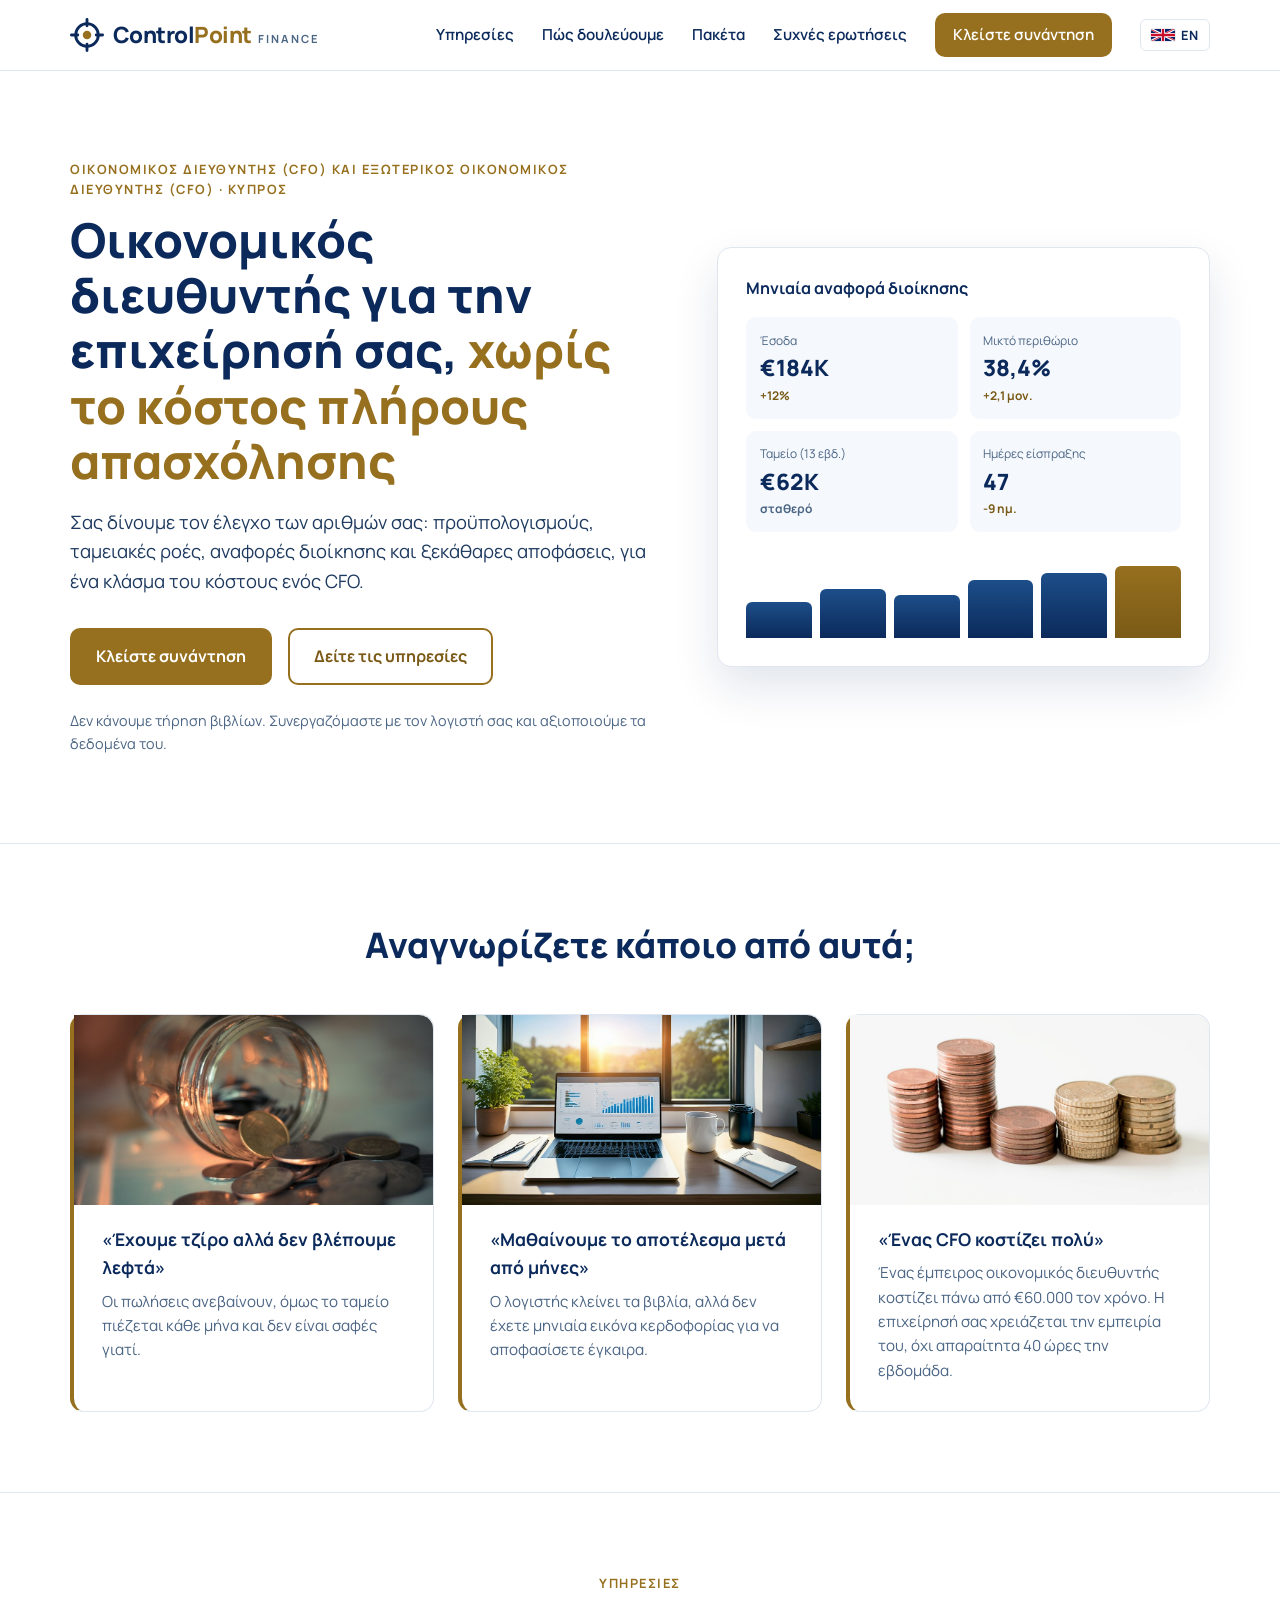
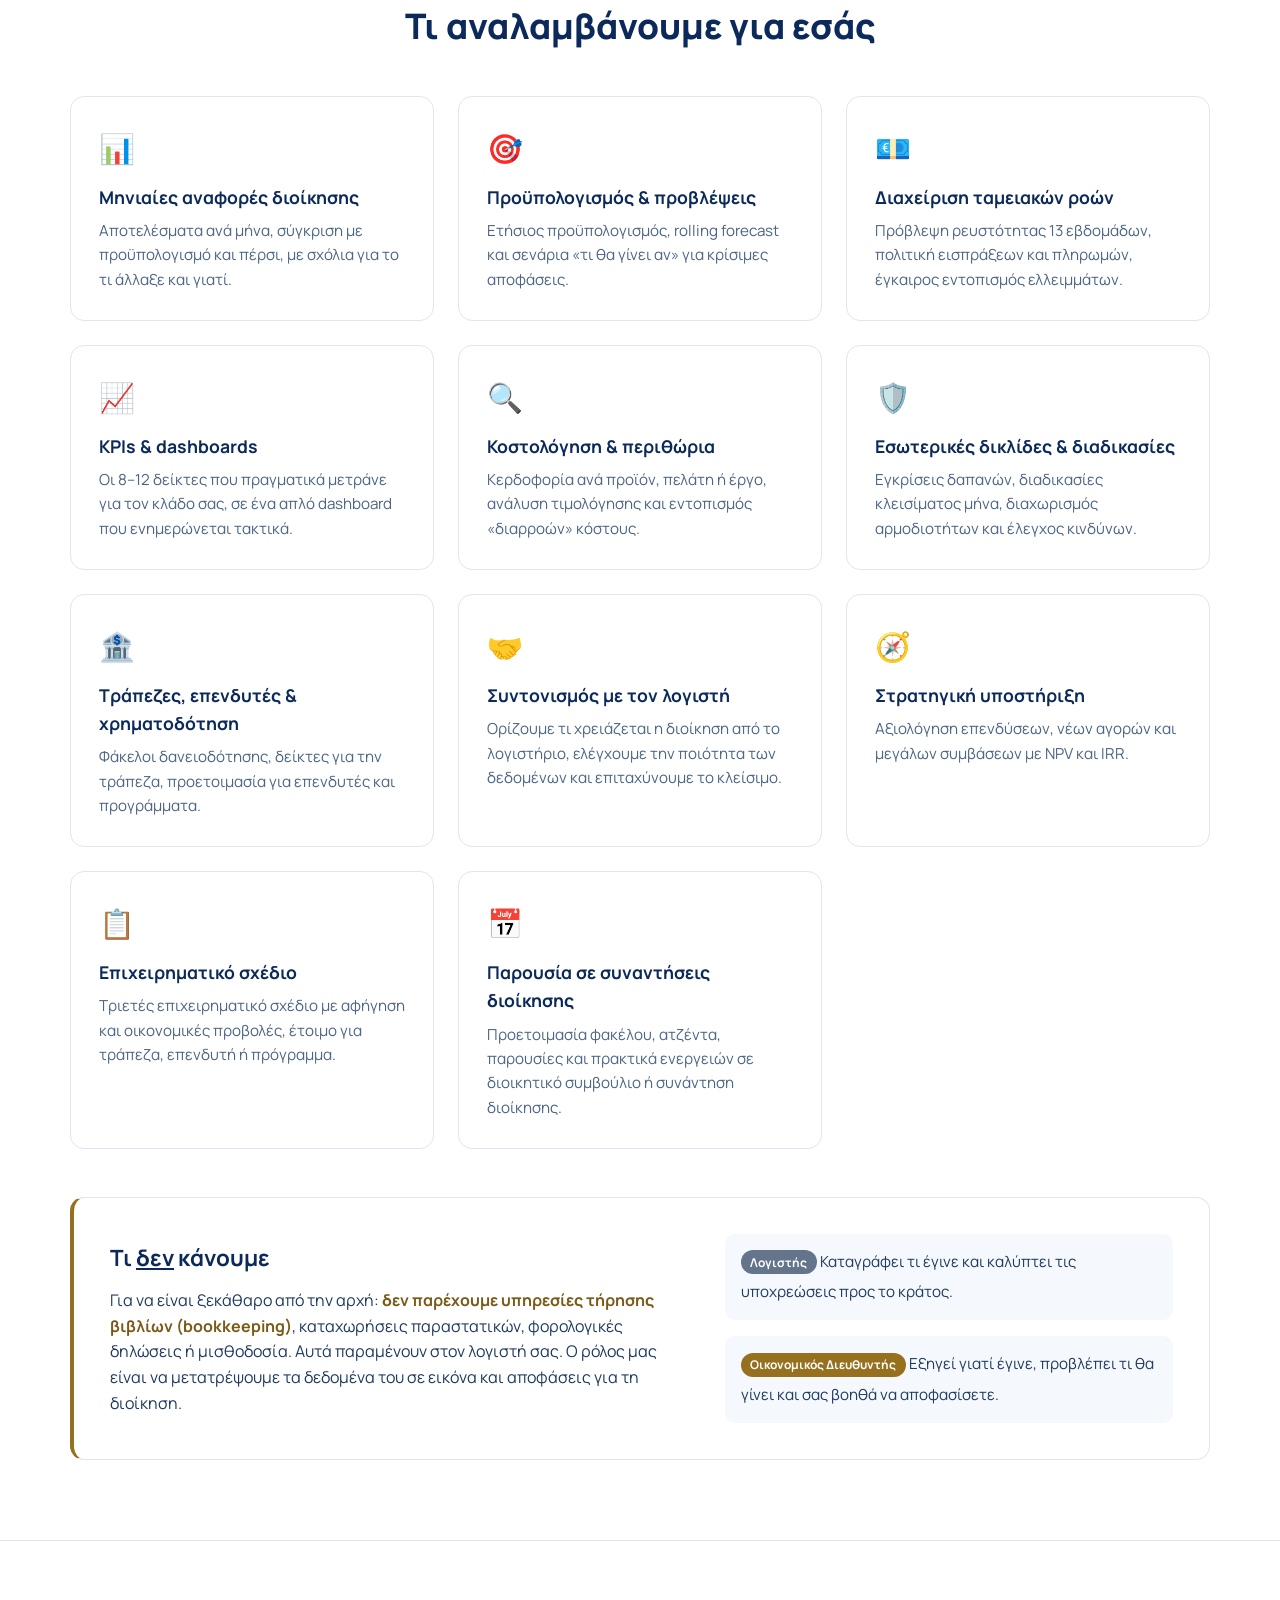
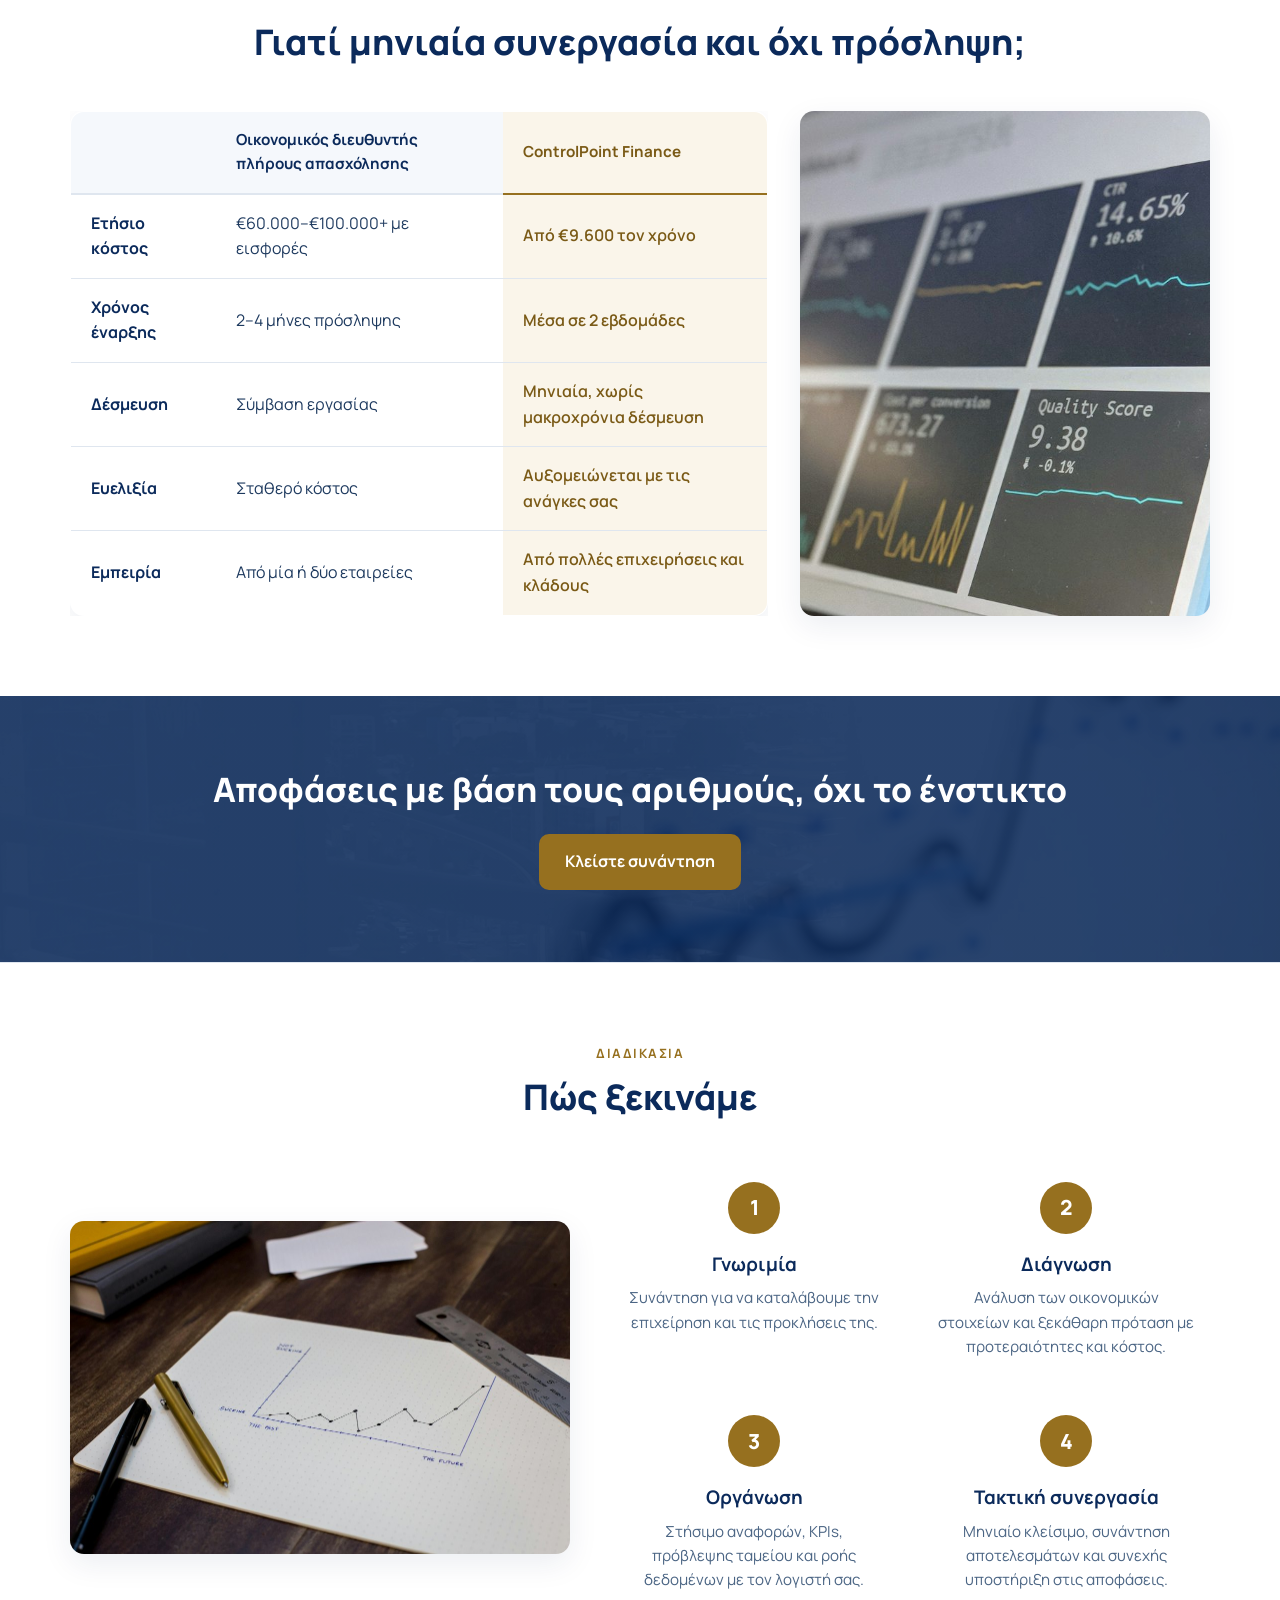
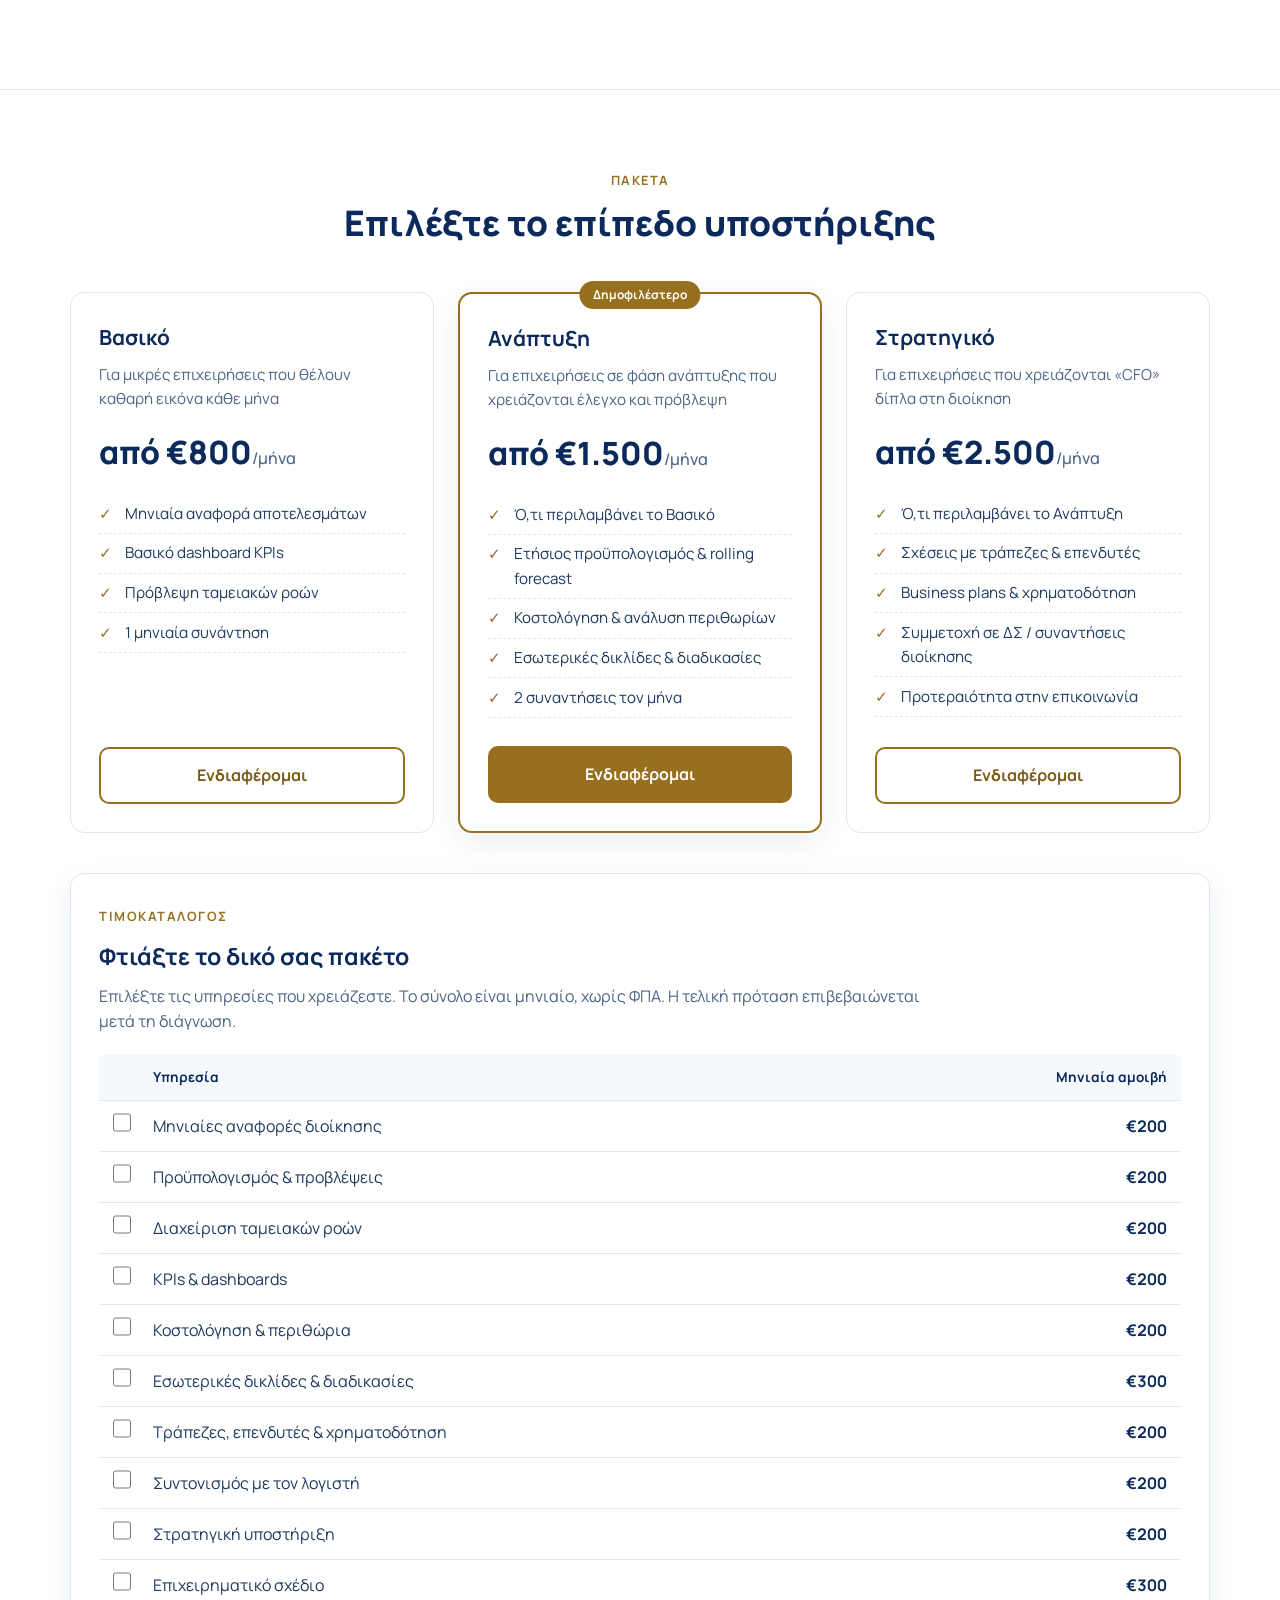
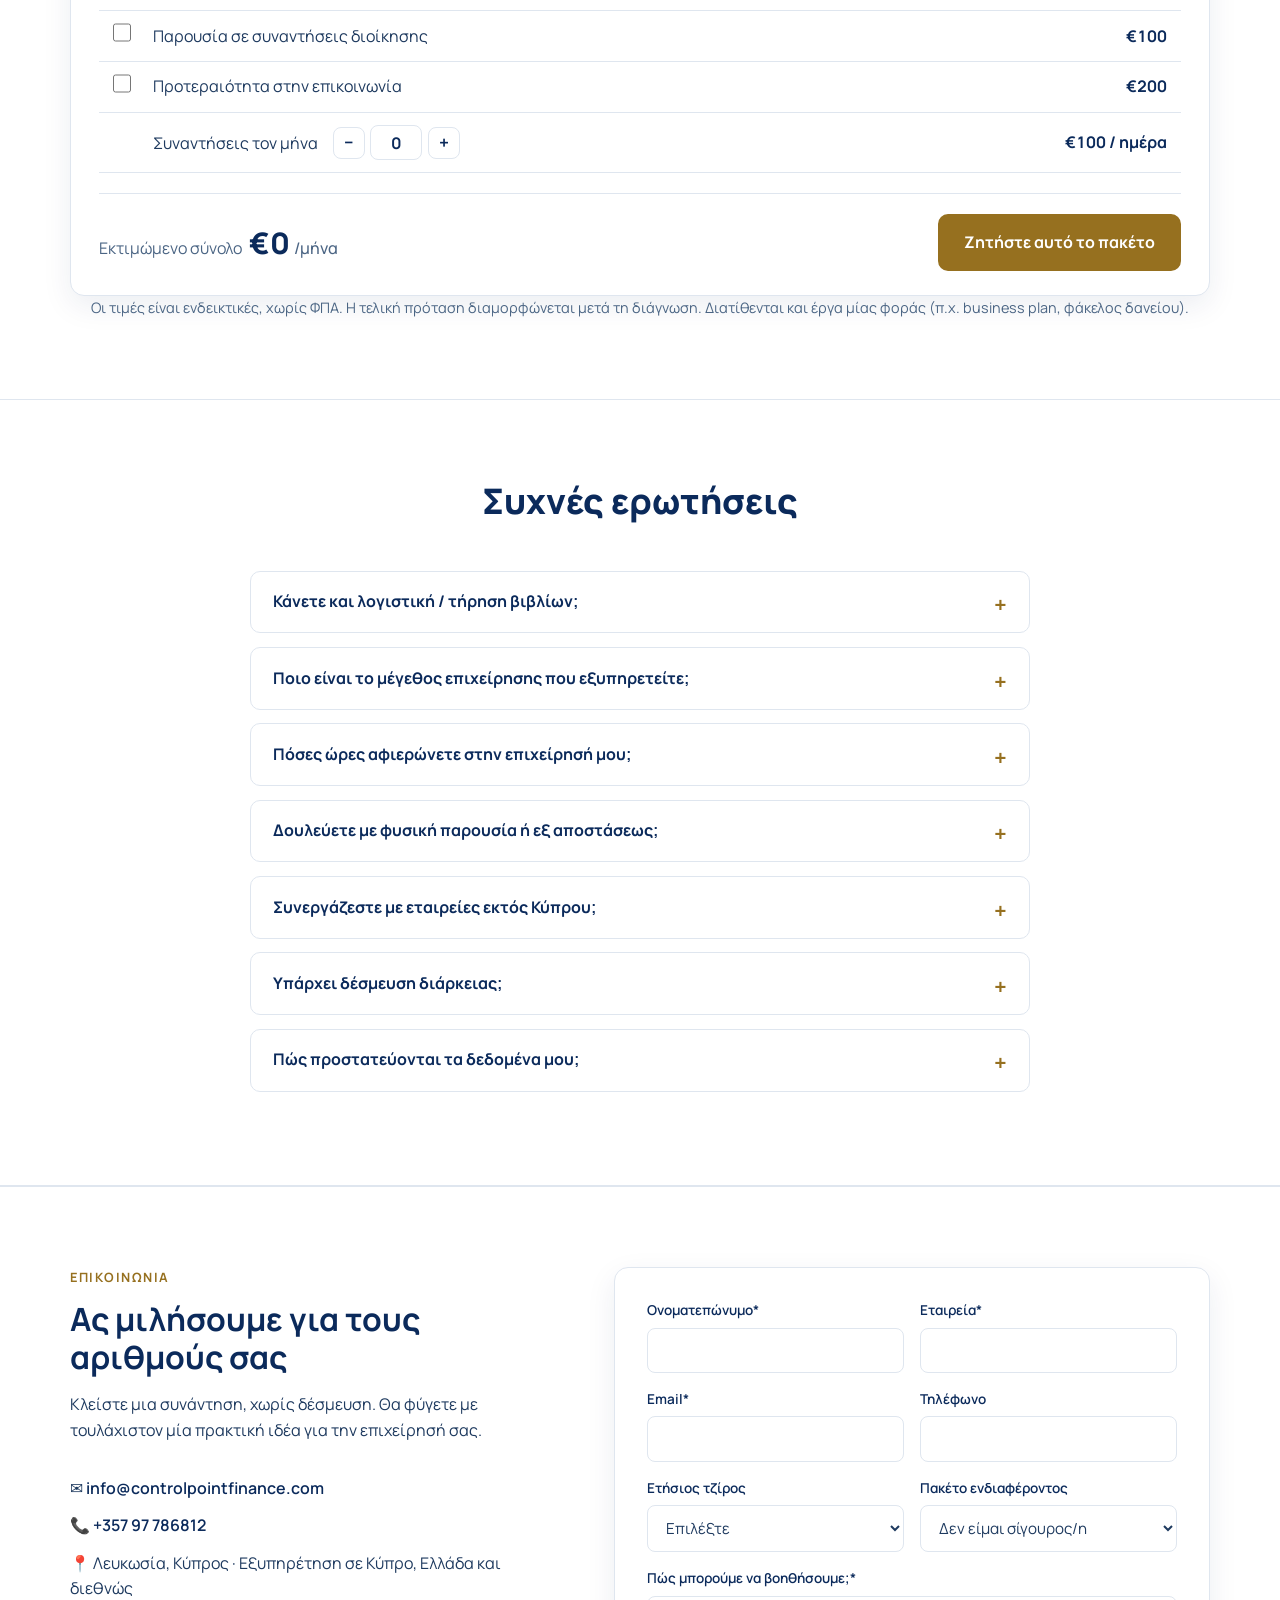
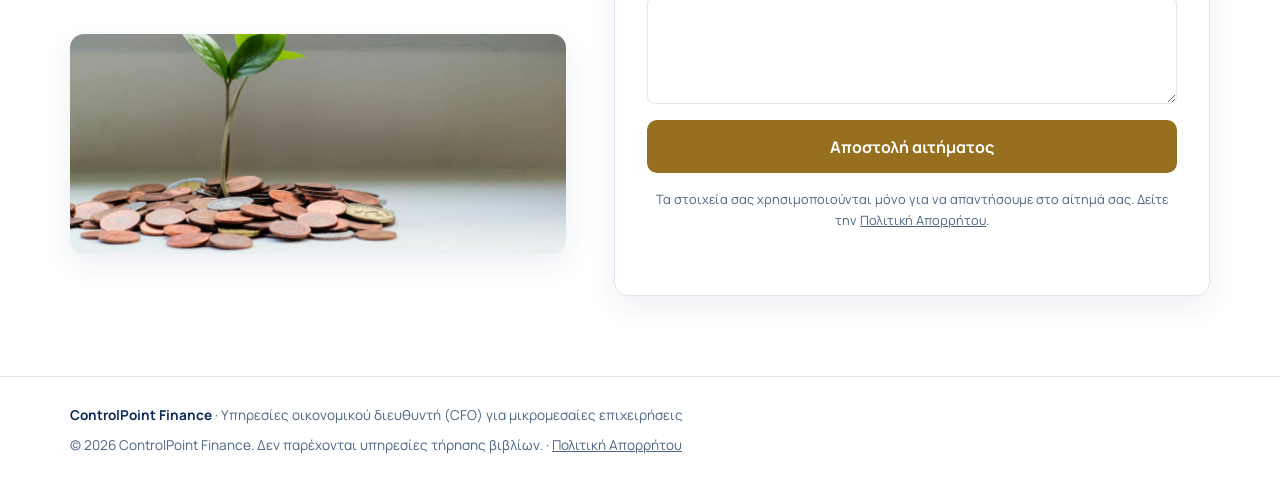
<file: index.html>
<!DOCTYPE html>
<html lang="el-CY">
<head>
  <meta charset="UTF-8" />
  <meta name="viewport" content="width=device-width, initial-scale=1.0" />
  <title>Εξωτερικός Οικονομικός Διευθυντής (CFO) στην Κύπρο | ControlPoint Finance</title>
  <meta name="description" content="Οικονομικός διευθυντής (CFO) και εξωτερικός οικονομικός διευθυντής για μικρομεσαίες επιχειρήσεις σε Κύπρο και Ελλάδα. Προϋπολογισμοί, ταμειακές ροές, αναφορές διοίκησης και KPIs με μηνιαία συνεργασία." />
  <link rel="icon" type="image/svg+xml" href="favicon.svg" />
  <link rel="stylesheet" href="styles.css?v=7" />
  <link rel="alternate" hreflang="el" href="https://controlpointfinance.com/" />
  <link rel="alternate" hreflang="en" href="https://controlpointfinance.com/en/" />
  <link rel="alternate" hreflang="x-default" href="https://controlpointfinance.com/en/" />
  <link rel="canonical" href="https://controlpointfinance.com/" />
  <meta property="og:type" content="website" />
  <meta property="og:site_name" content="ControlPoint Finance" />
  <meta property="og:url" content="https://controlpointfinance.com/" />
  <meta property="og:title" content="Εξωτερικός Οικονομικός Διευθυντής (CFO) στην Κύπρο | ControlPoint Finance" />
  <meta property="og:description" content="Οικονομικός διευθυντής για την επιχείρησή σας, χωρίς το κόστος πλήρους απασχόλησης. Προϋπολογισμοί, ταμειακές ροές, αναφορές διοίκησης και KPIs." />
  <meta property="og:locale" content="el_GR" />
  <meta property="og:locale:alternate" content="en_GB" />
  <script type="application/ld+json">
  {
    "@context": "https://schema.org",
    "@type": "ProfessionalService",
    "name": "ControlPoint Finance",
    "url": "https://controlpointfinance.com/",
    "email": "info@controlpointfinance.com",
    "telephone": "+357 97 786812",
    "description": "Υπηρεσίες οικονομικού διευθυντή (CFO) με μηνιαία συνεργασία για μικρομεσαίες επιχειρήσεις. Δεν παρέχονται υπηρεσίες τήρησης βιβλίων.",
    "address": { "@type": "PostalAddress", "addressLocality": "Λευκωσία", "addressCountry": "CY" },
    "areaServed": ["CY", "GR", "Europe"],
    "availableLanguage": ["el", "en"],
    "priceRange": "€€"
  }
  </script>
</head>
<body>
  <header class="site-header">
    <div class="container header-inner">
      <a href="#top" class="logo" aria-label="ControlPoint Finance">
        <svg class="logo-mark" viewBox="0 0 48 48" aria-hidden="true"><circle cx="24" cy="24" r="16" fill="none" stroke="currentColor" stroke-width="4"/><circle cx="24" cy="24" r="6" fill="#96701f"/><path d="M24 2v9M24 37v9M2 24h9M37 24h9" stroke="currentColor" stroke-width="4" stroke-linecap="round"/></svg>
        <span class="logo-text">Control<span>Point</span><small>Finance</small></span>
      </a>
      <button class="nav-toggle" aria-label="Μενού" aria-expanded="false">
        <span></span><span></span><span></span>
      </button>
      <nav class="nav">
        <a href="#services">Υπηρεσίες</a>
        <a href="#how">Πώς δουλεύουμε</a>
        <a href="#pricing">Πακέτα</a>
        <a href="#faq">Συχνές ερωτήσεις</a>
        <a href="#contact" class="btn btn-small">Κλείστε συνάντηση</a>
        <a href="en/" class="lang-switch" hreflang="en" lang="en" title="English"><img src="flags/gb.svg" alt="" width="20" height="10" />EN</a>
      </nav>
    </div>
  </header>

  <main id="top">
    <!-- HERO -->
    <section class="hero">
      <div class="container hero-grid">
        <div>
          <p class="eyebrow">Οικονομικός διευθυντής (CFO) και εξωτερικός οικονομικός διευθυντής (CFO) · Κύπρος</p>
          <h1>Οικονομικός διευθυντής για την επιχείρησή σας, <span class="accent">χωρίς το κόστος πλήρους απασχόλησης</span></h1>
          <p class="lead">Σας δίνουμε τον έλεγχο των αριθμών σας: προϋπολογισμούς, ταμειακές ροές, αναφορές διοίκησης και ξεκάθαρες αποφάσεις, για ένα κλάσμα του κόστους ενός CFO.</p>
          <div class="hero-actions">
            <a href="#contact" class="btn">Κλείστε συνάντηση</a>
            <a href="#services" class="btn btn-ghost">Δείτε τις υπηρεσίες</a>
          </div>
          <p class="note">Δεν κάνουμε τήρηση βιβλίων. Συνεργαζόμαστε με τον λογιστή σας και αξιοποιούμε τα δεδομένα του.</p>
        </div>
        <div class="hero-card">
          <h3>Μηνιαία αναφορά διοίκησης</h3>
          <div class="kpi-row">
            <div class="kpi"><span class="kpi-label">Έσοδα</span><span class="kpi-value">€184K</span><span class="kpi-trend up">+12%</span></div>
            <div class="kpi"><span class="kpi-label">Μικτό περιθώριο</span><span class="kpi-value">38,4%</span><span class="kpi-trend up">+2,1 μον.</span></div>
          </div>
          <div class="kpi-row">
            <div class="kpi"><span class="kpi-label">Ταμείο (13 εβδ.)</span><span class="kpi-value">€62K</span><span class="kpi-trend">σταθερό</span></div>
            <div class="kpi"><span class="kpi-label">Ημέρες είσπραξης</span><span class="kpi-value">47</span><span class="kpi-trend down">-9 ημ.</span></div>
          </div>
          <div class="bars" aria-hidden="true">
            <span style="height:40%"></span><span style="height:55%"></span><span style="height:48%"></span>
            <span style="height:65%"></span><span style="height:72%"></span><span style="height:80%"></span>
          </div>
        </div>
      </div>
    </section>

    <!-- PROBLEM -->
    <section class="section">
      <div class="container">
        <h2 class="section-title">Αναγνωρίζετε κάποιο από αυτά;</h2>
        <div class="grid grid-3">
          <div class="card problem">
            <img class="card-photo" src="img/cash-jar.jpg" alt="Αναποδογυρισμένο βάζο με κέρματα" width="1000" height="667" loading="lazy" />
            <h3>«Έχουμε τζίρο αλλά δεν βλέπουμε λεφτά»</h3>
            <p>Οι πωλήσεις ανεβαίνουν, όμως το ταμείο πιέζεται κάθε μήνα και δεν είναι σαφές γιατί.</p>
          </div>
          <div class="card problem">
            <img class="card-photo" src="img/monthly-chart.jpg" alt="Laptop με γραφήματα αναφοράς διοίκησης" width="1000" height="563" loading="lazy" />
            <h3>«Μαθαίνουμε το αποτέλεσμα μετά από μήνες»</h3>
            <p>Ο λογιστής κλείνει τα βιβλία, αλλά δεν έχετε μηνιαία εικόνα κερδοφορίας για να αποφασίσετε έγκαιρα.</p>
          </div>
          <div class="card problem">
            <img class="card-photo" src="img/coins-market.jpg" alt="Στοίβες κερμάτων" width="1000" height="667" loading="lazy" />
            <h3>«Ένας CFO κοστίζει πολύ»</h3>
            <p>Ένας έμπειρος οικονομικός διευθυντής κοστίζει πάνω από €60.000 τον χρόνο. Η επιχείρησή σας χρειάζεται την εμπειρία του, όχι απαραίτητα 40 ώρες την εβδομάδα.</p>
          </div>
        </div>
      </div>
    </section>

    <!-- SERVICES -->
    <section class="section section-alt" id="services">
      <div class="container">
        <p class="eyebrow center">Υπηρεσίες</p>
        <h2 class="section-title">Τι αναλαμβάνουμε για εσάς</h2>
        <div class="grid grid-3">
          <div class="card service">
            <div class="icon">📊</div>
            <h3>Μηνιαίες αναφορές διοίκησης</h3>
            <p>Αποτελέσματα ανά μήνα, σύγκριση με προϋπολογισμό και πέρσι, με σχόλια για το τι άλλαξε και γιατί.</p>
          </div>
          <div class="card service">
            <div class="icon">🎯</div>
            <h3>Προϋπολογισμός &amp; προβλέψεις</h3>
            <p>Ετήσιος προϋπολογισμός, rolling forecast και σενάρια «τι θα γίνει αν» για κρίσιμες αποφάσεις.</p>
          </div>
          <div class="card service">
            <div class="icon">💶</div>
            <h3>Διαχείριση ταμειακών ροών</h3>
            <p>Πρόβλεψη ρευστότητας 13 εβδομάδων, πολιτική εισπράξεων και πληρωμών, έγκαιρος εντοπισμός ελλειμμάτων.</p>
          </div>
          <div class="card service">
            <div class="icon">📈</div>
            <h3>KPIs &amp; dashboards</h3>
            <p>Οι 8–12 δείκτες που πραγματικά μετράνε για τον κλάδο σας, σε ένα απλό dashboard που ενημερώνεται τακτικά.</p>
          </div>
          <div class="card service">
            <div class="icon">🔍</div>
            <h3>Κοστολόγηση &amp; περιθώρια</h3>
            <p>Κερδοφορία ανά προϊόν, πελάτη ή έργο, ανάλυση τιμολόγησης και εντοπισμός «διαρροών» κόστους.</p>
          </div>
          <div class="card service">
            <div class="icon">🛡️</div>
            <h3>Εσωτερικές δικλίδες &amp; διαδικασίες</h3>
            <p>Εγκρίσεις δαπανών, διαδικασίες κλεισίματος μήνα, διαχωρισμός αρμοδιοτήτων και έλεγχος κινδύνων.</p>
          </div>
          <div class="card service">
            <div class="icon">🏦</div>
            <h3>Τράπεζες, επενδυτές &amp; χρηματοδότηση</h3>
            <p>Φάκελοι δανειοδότησης, δείκτες για την τράπεζα, προετοιμασία για επενδυτές και προγράμματα.</p>
          </div>
          <div class="card service">
            <div class="icon">🤝</div>
            <h3>Συντονισμός με τον λογιστή</h3>
            <p>Ορίζουμε τι χρειάζεται η διοίκηση από το λογιστήριο, ελέγχουμε την ποιότητα των δεδομένων και επιταχύνουμε το κλείσιμο.</p>
          </div>
          <div class="card service">
            <div class="icon">🧭</div>
            <h3>Στρατηγική υποστήριξη</h3>
            <p>Αξιολόγηση επενδύσεων, νέων αγορών και μεγάλων συμβάσεων με NPV και IRR.</p>
          </div>
          <div class="card service">
            <div class="icon">📋</div>
            <h3>Επιχειρηματικό σχέδιο</h3>
            <p>Τριετές επιχειρηματικό σχέδιο με αφήγηση και οικονομικές προβολές, έτοιμο για τράπεζα, επενδυτή ή πρόγραμμα.</p>
          </div>
          <div class="card service">
            <div class="icon">&#128197;</div>
            <h3>Παρουσία σε συναντήσεις διοίκησης</h3>
            <p>Προετοιμασία φακέλου, ατζέντα, παρουσίες και πρακτικά ενεργειών σε διοικητικό συμβούλιο ή συνάντηση διοίκησης.</p>
          </div>
        </div>

        <div class="not-doing">
          <div>
            <h3>Τι <u>δεν</u> κάνουμε</h3>
            <p>Για να είναι ξεκάθαρο από την αρχή: <strong>δεν παρέχουμε υπηρεσίες τήρησης βιβλίων (bookkeeping)</strong>, καταχωρήσεις παραστατικών, φορολογικές δηλώσεις ή μισθοδοσία. Αυτά παραμένουν στον λογιστή σας. Ο ρόλος μας είναι να μετατρέψουμε τα δεδομένα του σε εικόνα και αποφάσεις για τη διοίκηση.</p>
          </div>
          <ul class="compare-list">
            <li><span class="tag tag-no">Λογιστής</span> Καταγράφει τι έγινε και καλύπτει τις υποχρεώσεις προς το κράτος.</li>
            <li><span class="tag tag-yes">Οικονομικός Διευθυντής</span> Εξηγεί γιατί έγινε, προβλέπει τι θα γίνει και σας βοηθά να αποφασίσετε.</li>
          </ul>
        </div>
      </div>
    </section>

    <!-- COMPARISON -->
    <section class="section">
      <div class="container">
        <h2 class="section-title">Γιατί μηνιαία συνεργασία και όχι πρόσληψη;</h2>
        <div class="split">
        <div class="table-wrap">
          <table class="compare">
            <thead>
              <tr><th></th><th>Οικονομικός διευθυντής πλήρους απασχόλησης</th><th class="highlight">ControlPoint Finance</th></tr>
            </thead>
            <tbody>
              <tr><td>Ετήσιο κόστος</td><td>€60.000–€100.000+ με εισφορές</td><td class="highlight">Από €9.600 τον χρόνο</td></tr>
              <tr><td>Χρόνος έναρξης</td><td>2–4 μήνες πρόσληψης</td><td class="highlight">Μέσα σε 2 εβδομάδες</td></tr>
              <tr><td>Δέσμευση</td><td>Σύμβαση εργασίας</td><td class="highlight">Μηνιαία, χωρίς μακροχρόνια δέσμευση</td></tr>
              <tr><td>Ευελιξία</td><td>Σταθερό κόστος</td><td class="highlight">Αυξομειώνεται με τις ανάγκες σας</td></tr>
              <tr><td>Εμπειρία</td><td>Από μία ή δύο εταιρείες</td><td class="highlight">Από πολλές επιχειρήσεις και κλάδους</td></tr>
            </tbody>
          </table>
        </div>
        <img class="side-photo" src="img/strategy-chart.jpg" alt="Οθόνη με οικονομικούς δείκτες" width="1000" height="720" loading="lazy" />
        </div>
      </div>
    </section>

    <!-- CTA BAND -->
    <section class="photo-band">
      <div class="container">
        <h2>Αποφάσεις με βάση τους αριθμούς, όχι το ένστικτο</h2>
        <a href="#contact" class="btn">Κλείστε συνάντηση</a>
      </div>
    </section>

    <!-- HOW -->
    <section class="section section-alt" id="how">
      <div class="container">
        <p class="eyebrow center">Διαδικασία</p>
        <h2 class="section-title">Πώς ξεκινάμε</h2>
        <div class="how-grid">
        <img class="side-photo" src="img/growth-steps.jpg" alt="Σχεδιασμός με γράφημα, στυλό και χάρακα" width="1000" height="667" loading="lazy" />
        <div class="grid grid-2 steps">
          <div class="step"><span class="step-num">1</span><h3>Γνωριμία</h3><p>Συνάντηση για να καταλάβουμε την επιχείρηση και τις προκλήσεις της.</p></div>
          <div class="step"><span class="step-num">2</span><h3>Διάγνωση</h3><p>Ανάλυση των οικονομικών στοιχείων και ξεκάθαρη πρόταση με προτεραιότητες και κόστος.</p></div>
          <div class="step"><span class="step-num">3</span><h3>Οργάνωση</h3><p>Στήσιμο αναφορών, KPIs, πρόβλεψης ταμείου και ροής δεδομένων με τον λογιστή σας.</p></div>
          <div class="step"><span class="step-num">4</span><h3>Τακτική συνεργασία</h3><p>Μηνιαίο κλείσιμο, συνάντηση αποτελεσμάτων και συνεχής υποστήριξη στις αποφάσεις.</p></div>
        </div>
        </div>
      </div>
    </section>

    <!-- PRICING -->
    <section class="section" id="pricing">
      <div class="container">
        <p class="eyebrow center">Πακέτα</p>
        <h2 class="section-title">Επιλέξτε το επίπεδο υποστήριξης</h2>
        <div class="grid grid-3 pricing">
          <div class="card plan">
            <h3>Βασικό</h3>
            <p class="plan-for">Για μικρές επιχειρήσεις που θέλουν καθαρή εικόνα κάθε μήνα</p>
            <p class="price">από €800<span>/μήνα</span></p>
            <ul>
              <li>Μηνιαία αναφορά αποτελεσμάτων</li>
              <li>Βασικό dashboard KPIs</li>
              <li>Πρόβλεψη ταμειακών ροών</li>
              <li>1 μηνιαία συνάντηση</li>
            </ul>
            <a href="#contact" class="btn btn-ghost btn-block" data-plan="Βασικό">Ενδιαφέρομαι</a>
          </div>
          <div class="card plan featured">
            <span class="badge">Δημοφιλέστερο</span>
            <h3>Ανάπτυξη</h3>
            <p class="plan-for">Για επιχειρήσεις σε φάση ανάπτυξης που χρειάζονται έλεγχο και πρόβλεψη</p>
            <p class="price">από €1.500<span>/μήνα</span></p>
            <ul>
              <li>Ό,τι περιλαμβάνει το Βασικό</li>
              <li>Ετήσιος προϋπολογισμός &amp; rolling forecast</li>
              <li>Κοστολόγηση &amp; ανάλυση περιθωρίων</li>
              <li>Εσωτερικές δικλίδες &amp; διαδικασίες</li>
              <li>2 συναντήσεις τον μήνα</li>
            </ul>
            <a href="#contact" class="btn btn-block" data-plan="Ανάπτυξη">Ενδιαφέρομαι</a>
          </div>
          <div class="card plan">
            <h3>Στρατηγικό</h3>
            <p class="plan-for">Για επιχειρήσεις που χρειάζονται «CFO» δίπλα στη διοίκηση</p>
            <p class="price">από €2.500<span>/μήνα</span></p>
            <ul>
              <li>Ό,τι περιλαμβάνει το Ανάπτυξη</li>
              <li>Σχέσεις με τράπεζες &amp; επενδυτές</li>
              <li>Business plans &amp; χρηματοδότηση</li>
              <li>Συμμετοχή σε ΔΣ / συναντήσεις διοίκησης</li>
              <li>Προτεραιότητα στην επικοινωνία</li>
            </ul>
            <a href="#contact" class="btn btn-ghost btn-block" data-plan="Στρατηγικό">Ενδιαφέρομαι</a>
          </div>
        </div>

        <div class="custom-pack" id="customPack">
          <p class="eyebrow">Τιμοκατάλογος</p>
          <h3>Φτιάξτε το δικό σας πακέτο</h3>
          <p class="hint">Επιλέξτε τις υπηρεσίες που χρειάζεστε. Το σύνολο είναι μηνιαίο, χωρίς ΦΠΑ. Η τελική πρόταση επιβεβαιώνεται μετά τη διάγνωση.</p>
          <div class="table-wrap">
            <table class="price-list">
              <thead>
                <tr><th class="check"></th><th>Υπηρεσία</th><th>Μηνιαία αμοιβή</th></tr>
              </thead>
              <tbody>
                <tr><td class="check"><input type="checkbox" name="svc" id="svc-reporting" value="Μηνιαίες αναφορές διοίκησης" data-price="200" /></td><td><label for="svc-reporting">Μηνιαίες αναφορές διοίκησης</label></td><td>€200</td></tr>
                <tr><td class="check"><input type="checkbox" name="svc" id="svc-budget" value="Προϋπολογισμός &amp; προβλέψεις" data-price="200" /></td><td><label for="svc-budget">Προϋπολογισμός &amp; προβλέψεις</label></td><td>€200</td></tr>
                <tr><td class="check"><input type="checkbox" name="svc" id="svc-cash" value="Διαχείριση ταμειακών ροών" data-price="200" /></td><td><label for="svc-cash">Διαχείριση ταμειακών ροών</label></td><td>€200</td></tr>
                <tr><td class="check"><input type="checkbox" name="svc" id="svc-kpis" value="KPIs &amp; dashboards" data-price="200" /></td><td><label for="svc-kpis">KPIs &amp; dashboards</label></td><td>€200</td></tr>
                <tr><td class="check"><input type="checkbox" name="svc" id="svc-costing" value="Κοστολόγηση &amp; περιθώρια" data-price="200" /></td><td><label for="svc-costing">Κοστολόγηση &amp; περιθώρια</label></td><td>€200</td></tr>
                <tr><td class="check"><input type="checkbox" name="svc" id="svc-controls" value="Εσωτερικές δικλίδες &amp; διαδικασίες" data-price="300" /></td><td><label for="svc-controls">Εσωτερικές δικλίδες &amp; διαδικασίες</label></td><td>€300</td></tr>
                <tr><td class="check"><input type="checkbox" name="svc" id="svc-funding" value="Τράπεζες, επενδυτές &amp; χρηματοδότηση" data-price="200" /></td><td><label for="svc-funding">Τράπεζες, επενδυτές &amp; χρηματοδότηση</label></td><td>€200</td></tr>
                <tr><td class="check"><input type="checkbox" name="svc" id="svc-accountant" value="Συντονισμός με τον λογιστή" data-price="200" /></td><td><label for="svc-accountant">Συντονισμός με τον λογιστή</label></td><td>€200</td></tr>
                <tr><td class="check"><input type="checkbox" name="svc" id="svc-strategy" value="Στρατηγική υποστήριξη" data-price="200" /></td><td><label for="svc-strategy">Στρατηγική υποστήριξη</label></td><td>€200</td></tr>
                <tr><td class="check"><input type="checkbox" name="svc" id="svc-bizplan" value="Επιχειρηματικό σχέδιο" data-price="300" /></td><td><label for="svc-bizplan">Επιχειρηματικό σχέδιο</label></td><td>€300</td></tr>
                <tr><td class="check"><input type="checkbox" name="svc" id="svc-board" value="Παρουσία σε συναντήσεις διοίκησης" data-price="100" /></td><td><label for="svc-board">Παρουσία σε συναντήσεις διοίκησης</label></td><td>€100</td></tr>
                <tr><td class="check"><input type="checkbox" name="svc" id="svc-priority" value="Προτεραιότητα στην επικοινωνία" data-price="200" /></td><td><label for="svc-priority">Προτεραιότητα στην επικοινωνία</label></td><td>€200</td></tr>
                <tr>
                  <td class="check"></td>
                  <td>
                    <label for="meetings">Συναντήσεις τον μήνα</label>
                    <span class="meet-ctrl">
                      <button type="button" class="qty" data-qty="-1" aria-label="Λιγότερες">−</button>
                      <input type="number" id="meetings" min="0" max="12" value="0" data-price="100" />
                      <button type="button" class="qty" data-qty="1" aria-label="Περισσότερες">+</button>
                    </span>
                  </td>
                  <td>€100 / ημέρα</td>
                </tr>
              </tbody>
            </table>
          </div>
          <div class="custom-total">
            <p>Εκτιμώμενο σύνολο <strong id="customTotal">€0</strong><span>/μήνα</span></p>
            <a href="#contact" class="btn" id="customCta" data-plan="Προσαρμοσμένο">Ζητήστε αυτό το πακέτο</a>
          </div>
        </div>
        <p class="note center">Οι τιμές είναι ενδεικτικές, χωρίς ΦΠΑ. Η τελική πρόταση διαμορφώνεται μετά τη διάγνωση. Διατίθενται και έργα μίας φοράς (π.χ. business plan, φάκελος δανείου).</p>
      </div>
    </section>

    <!-- FAQ -->
    <section class="section section-alt" id="faq">
      <div class="container narrow">
        <h2 class="section-title">Συχνές ερωτήσεις</h2>
        <details>
          <summary>Κάνετε και λογιστική / τήρηση βιβλίων;</summary>
          <p>Όχι. Δεν κάνουμε bookkeeping, φορολογικές δηλώσεις ή μισθοδοσία. Συνεργαζόμαστε με τον υπάρχοντα λογιστή σας και χρησιμοποιούμε τα δεδομένα του για να σας δώσουμε διοικητική πληροφόρηση.</p>
        </details>
        <details>
          <summary>Ποιο είναι το μέγεθος επιχείρησης που εξυπηρετείτε;</summary>
          <p>Κυρίως επιχειρήσεις με ετήσιο τζίρο από €500.000 έως €15 εκατ., που έχουν ξεπεράσει το στάδιο του «βλέπουμε το ταμείο» αλλά δεν δικαιολογούν ακόμη οικονομικό διευθυντή πλήρους απασχόλησης.</p>
        </details>
        <details>
          <summary>Πόσες ώρες αφιερώνετε στην επιχείρησή μου;</summary>
          <p>Εξαρτάται από το πακέτο, τυπικά από 1 έως 4 ημέρες τον μήνα. Δεν χρεώνουμε ανά ώρα. Η αμοιβή είναι σταθερή μηνιαία για να ξέρετε εκ των προτέρων το κόστος.</p>
        </details>
        <details>
          <summary>Δουλεύετε με φυσική παρουσία ή εξ αποστάσεως;</summary>
          <p>Και τα δύο. Η τακτική δουλειά γίνεται κυρίως εξ αποστάσεως, ενώ οι συναντήσεις διοίκησης μπορούν να γίνουν στα γραφεία σας.</p>
        </details>
        <details>
          <summary>Συνεργάζεστε με εταιρείες εκτός Κύπρου;</summary>
          <p>Ναι. Συνεργαζόμαστε με εταιρείες στην Κύπρο, στην Ελλάδα και στο εξωτερικό, στα ελληνικά ή στα αγγλικά. Η δουλειά γίνεται εξ αποστάσεως, με τακτικές βιντεοκλήσεις και επισκέψεις όταν χρειάζεται.</p>
        </details>
        <details>
          <summary>Υπάρχει δέσμευση διάρκειας;</summary>
          <p>Προτείνουμε αρχική περίοδο 3 μηνών για να στηθούν σωστά οι αναφορές. Μετά η συνεργασία συνεχίζεται μήνα με τον μήνα, με προειδοποίηση 30 ημερών.</p>
        </details>
        <details>
          <summary>Πώς προστατεύονται τα δεδομένα μου;</summary>
          <p>Υπογράφουμε συμφωνητικό εμπιστευτικότητας (NDA) από την αρχή, και η διαχείριση των δεδομένων γίνεται σύμφωνα με τον GDPR.</p>
        </details>
      </div>
    </section>

    <!-- CONTACT -->
    <section class="section contact" id="contact">
      <div class="container contact-grid">
        <div>
          <p class="eyebrow">Επικοινωνία</p>
          <h2>Ας μιλήσουμε για τους αριθμούς σας</h2>
          <p>Κλείστε μια συνάντηση, χωρίς δέσμευση. Θα φύγετε με τουλάχιστον μία πρακτική ιδέα για την επιχείρησή σας.</p>
          <ul class="contact-info">
            <li>✉️ <a href="mailto:info@controlpointfinance.com">info@controlpointfinance.com</a></li>
            <li>📞 <a href="tel:+35797786812">+357 97 786812</a></li>
            <li>📍 Λευκωσία, Κύπρος · Εξυπηρέτηση σε Κύπρο, Ελλάδα και διεθνώς</li>
          </ul>
          <img class="side-photo contact-photo" src="img/growth-plant.jpg" alt="Φυτό που φυτρώνει μέσα από κέρματα" width="1000" height="667" loading="lazy" />
        </div>
        <form class="contact-form" id="contactForm" novalidate>
          <div class="field-row">
            <label>Ονοματεπώνυμο*<input type="text" name="name" required /></label>
            <label>Εταιρεία*<input type="text" name="company" required /></label>
          </div>
          <div class="field-row">
            <label>Email*<input type="email" name="email" required /></label>
            <label>Τηλέφωνο<input type="tel" name="phone" /></label>
          </div>
          <div class="field-row">
            <label>Ετήσιος τζίρος
              <select name="revenue">
                <option value="">Επιλέξτε</option>
                <option>Έως €500K</option>
                <option>€500K – €2 εκατ.</option>
                <option>€2 – €5 εκατ.</option>
                <option>€5 – €15 εκατ.</option>
                <option>Πάνω από €15 εκατ.</option>
              </select>
            </label>
            <label>Πακέτο ενδιαφέροντος
              <select name="plan" id="planSelect">
                <option value="">Δεν είμαι σίγουρος/η</option>
                <option>Βασικό</option>
                <option>Ανάπτυξη</option>
                <option>Στρατηγικό</option>
                <option>Προσαρμοσμένο</option>
                <option>Έργο μίας φοράς</option>
              </select>
            </label>
          </div>
          <input type="hidden" name="custom" id="customSummary" />
          <input type="hidden" name="customTotal" id="customTotalField" />
          <label class="hp" aria-hidden="true">Ιστότοπος<input type="text" name="_honey" tabindex="-1" autocomplete="off" /></label>
          <label>Πώς μπορούμε να βοηθήσουμε;*<textarea name="message" rows="4" required></textarea></label>
          <button type="submit" class="btn btn-block">Αποστολή αιτήματος</button>
          <p class="form-privacy">Τα στοιχεία σας χρησιμοποιούνται μόνο για να απαντήσουμε στο αίτημά σας. Δείτε την <a href="privacy.html">Πολιτική Απορρήτου</a>.</p>
          <p class="form-status" id="formStatus" role="status"></p>
        </form>
      </div>
    </section>
  </main>

  <footer class="site-footer">
    <div class="container footer-inner">
      <p><strong>ControlPoint Finance</strong> · Υπηρεσίες οικονομικού διευθυντή (CFO) για μικρομεσαίες επιχειρήσεις</p>
      <p>© <span id="year"></span> ControlPoint Finance. Δεν παρέχονται υπηρεσίες τήρησης βιβλίων. · <a href="privacy.html">Πολιτική Απορρήτου</a></p>
    </div>
  </footer>

  <script src="script.js?v=5"></script>
  <script type="module" src="https://static.cloudflareinsights.com/beacon.min.js" data-cf-beacon='{"token": "639869abf9d54f88b8140ca64af5be7c"}'></script>
</body>
</html>
</file>
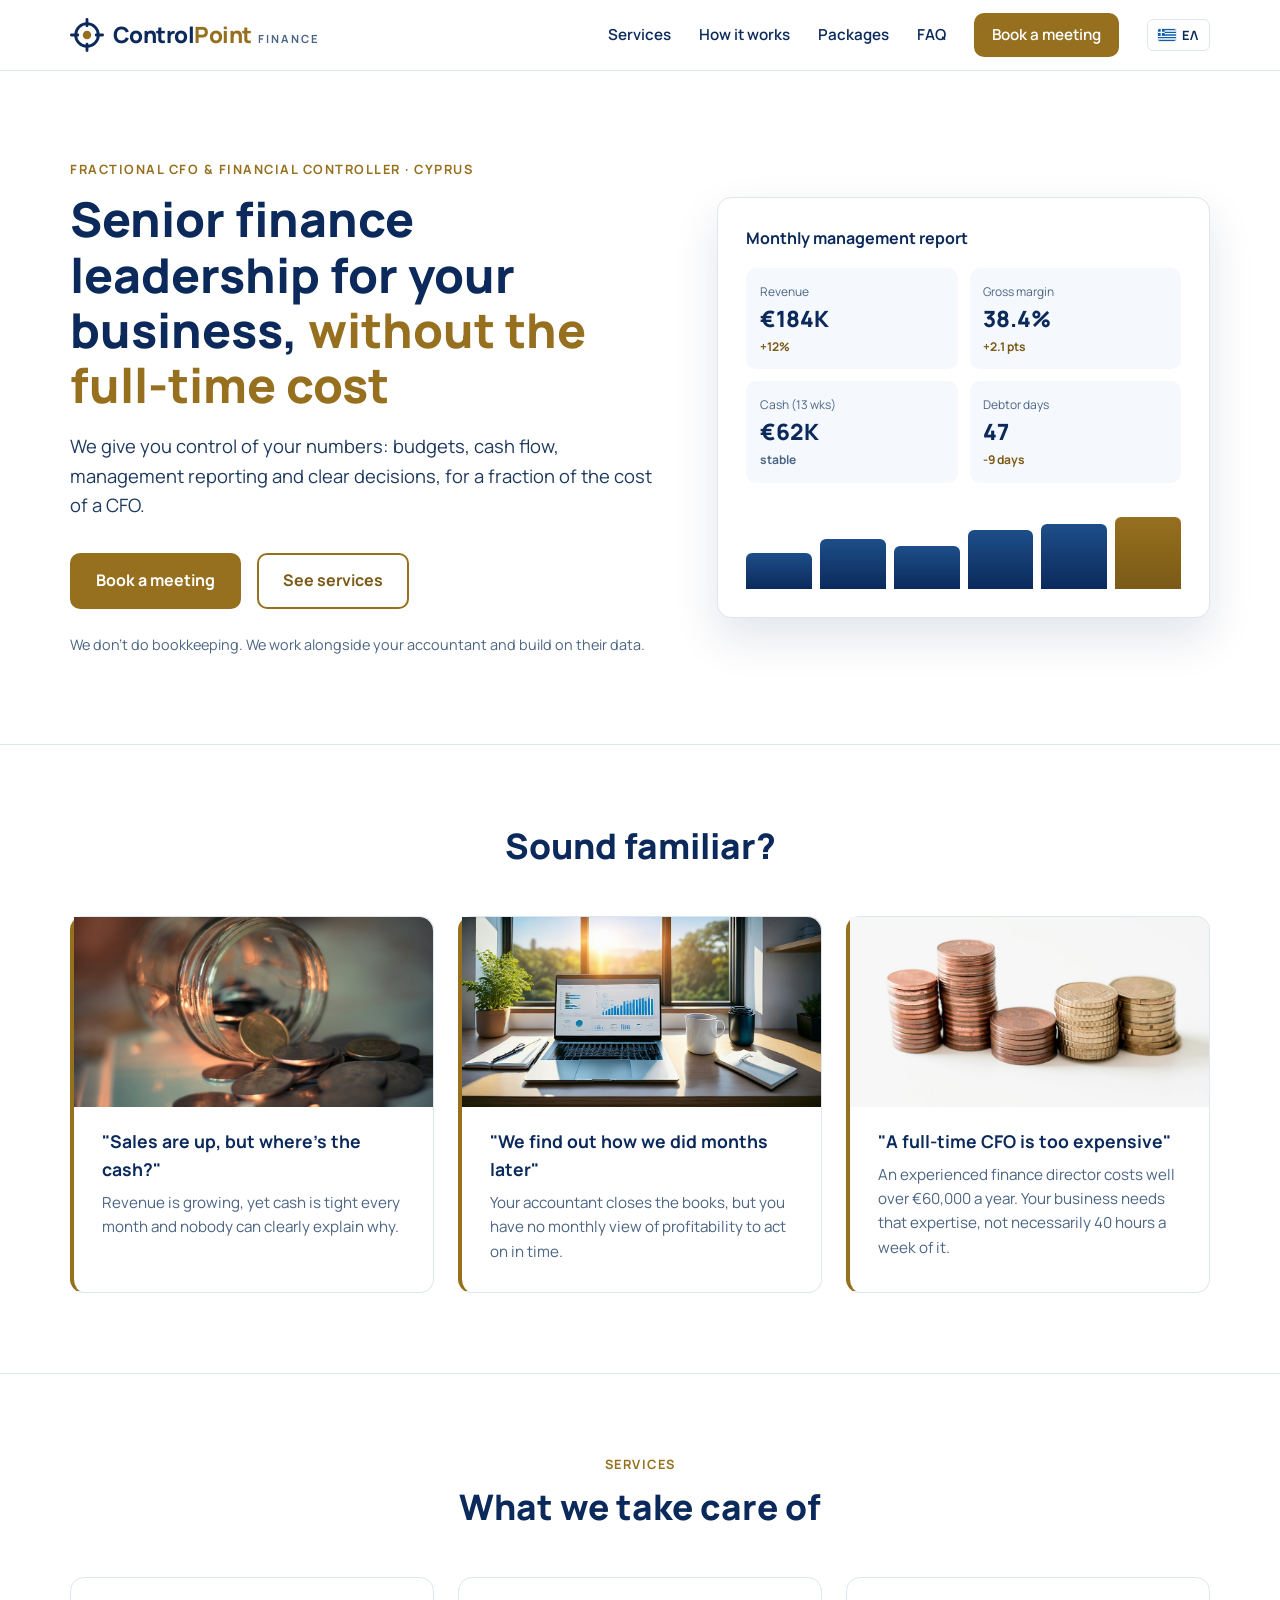
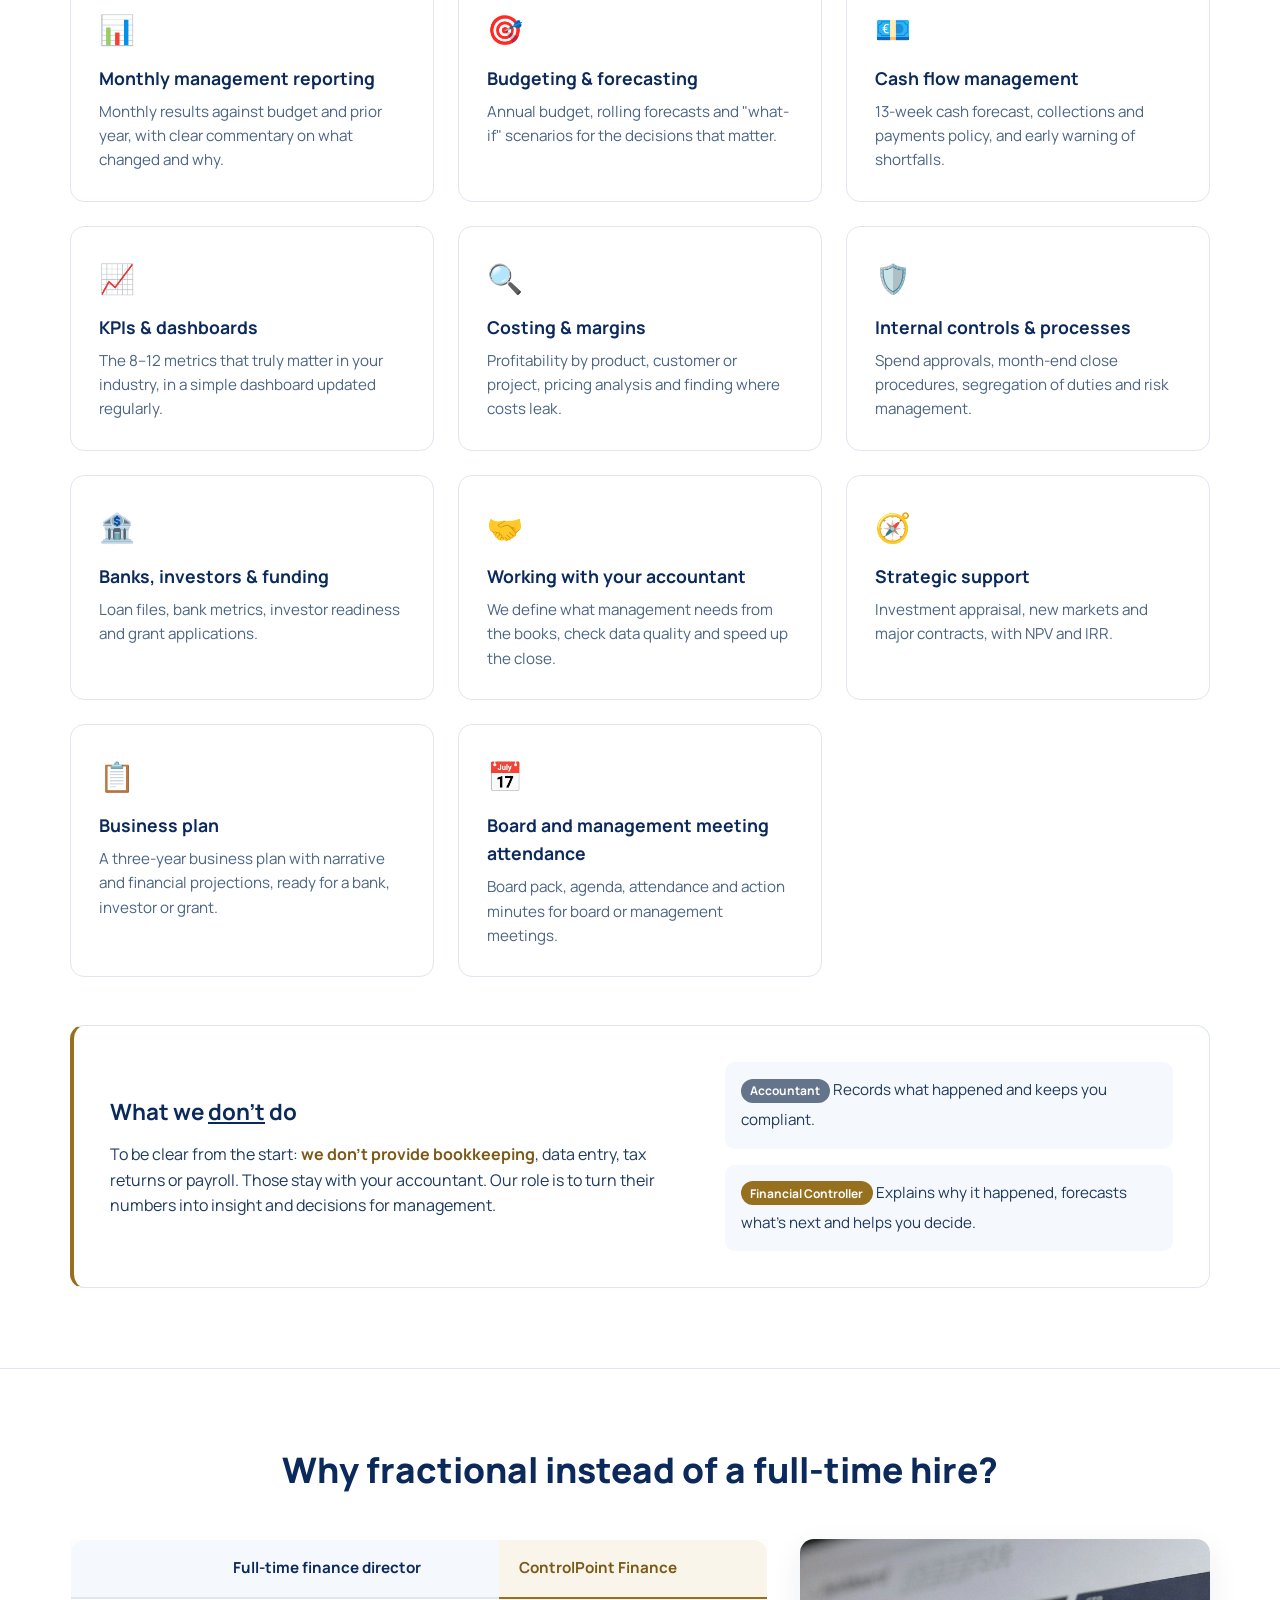
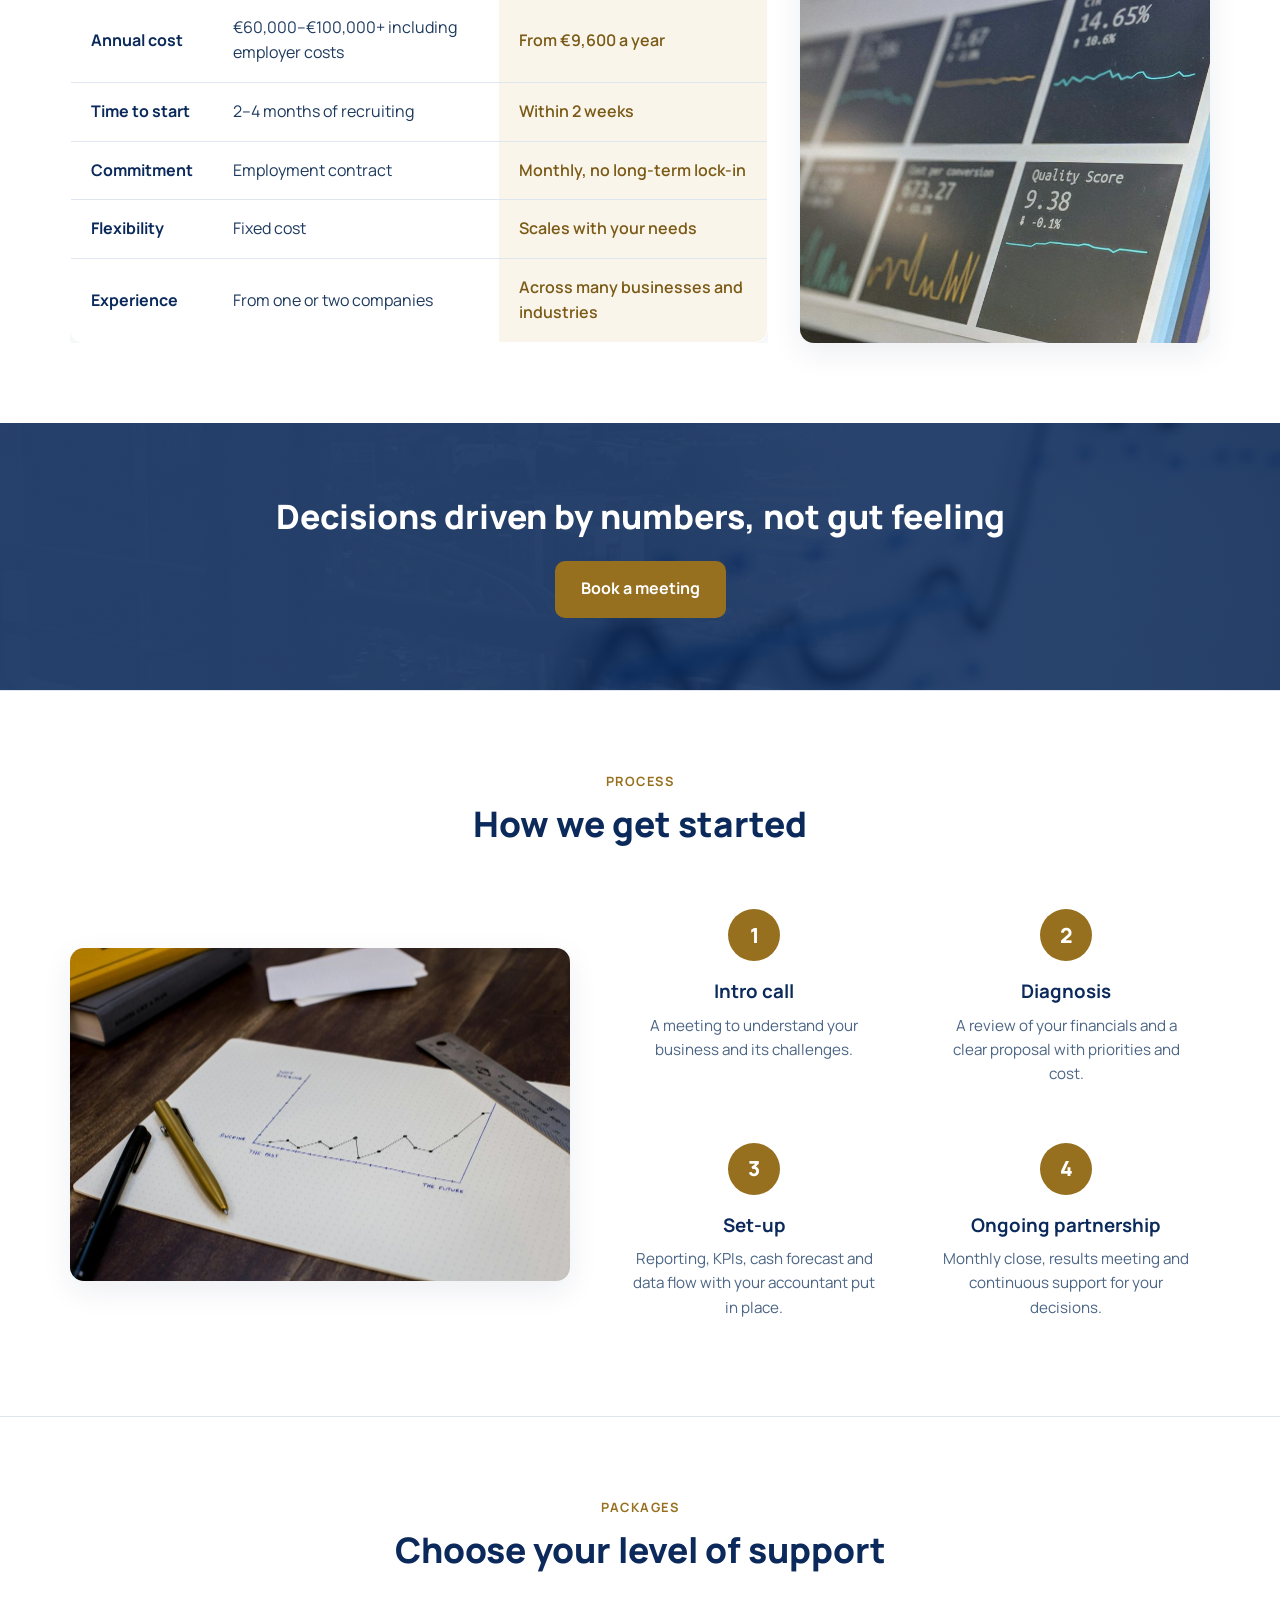
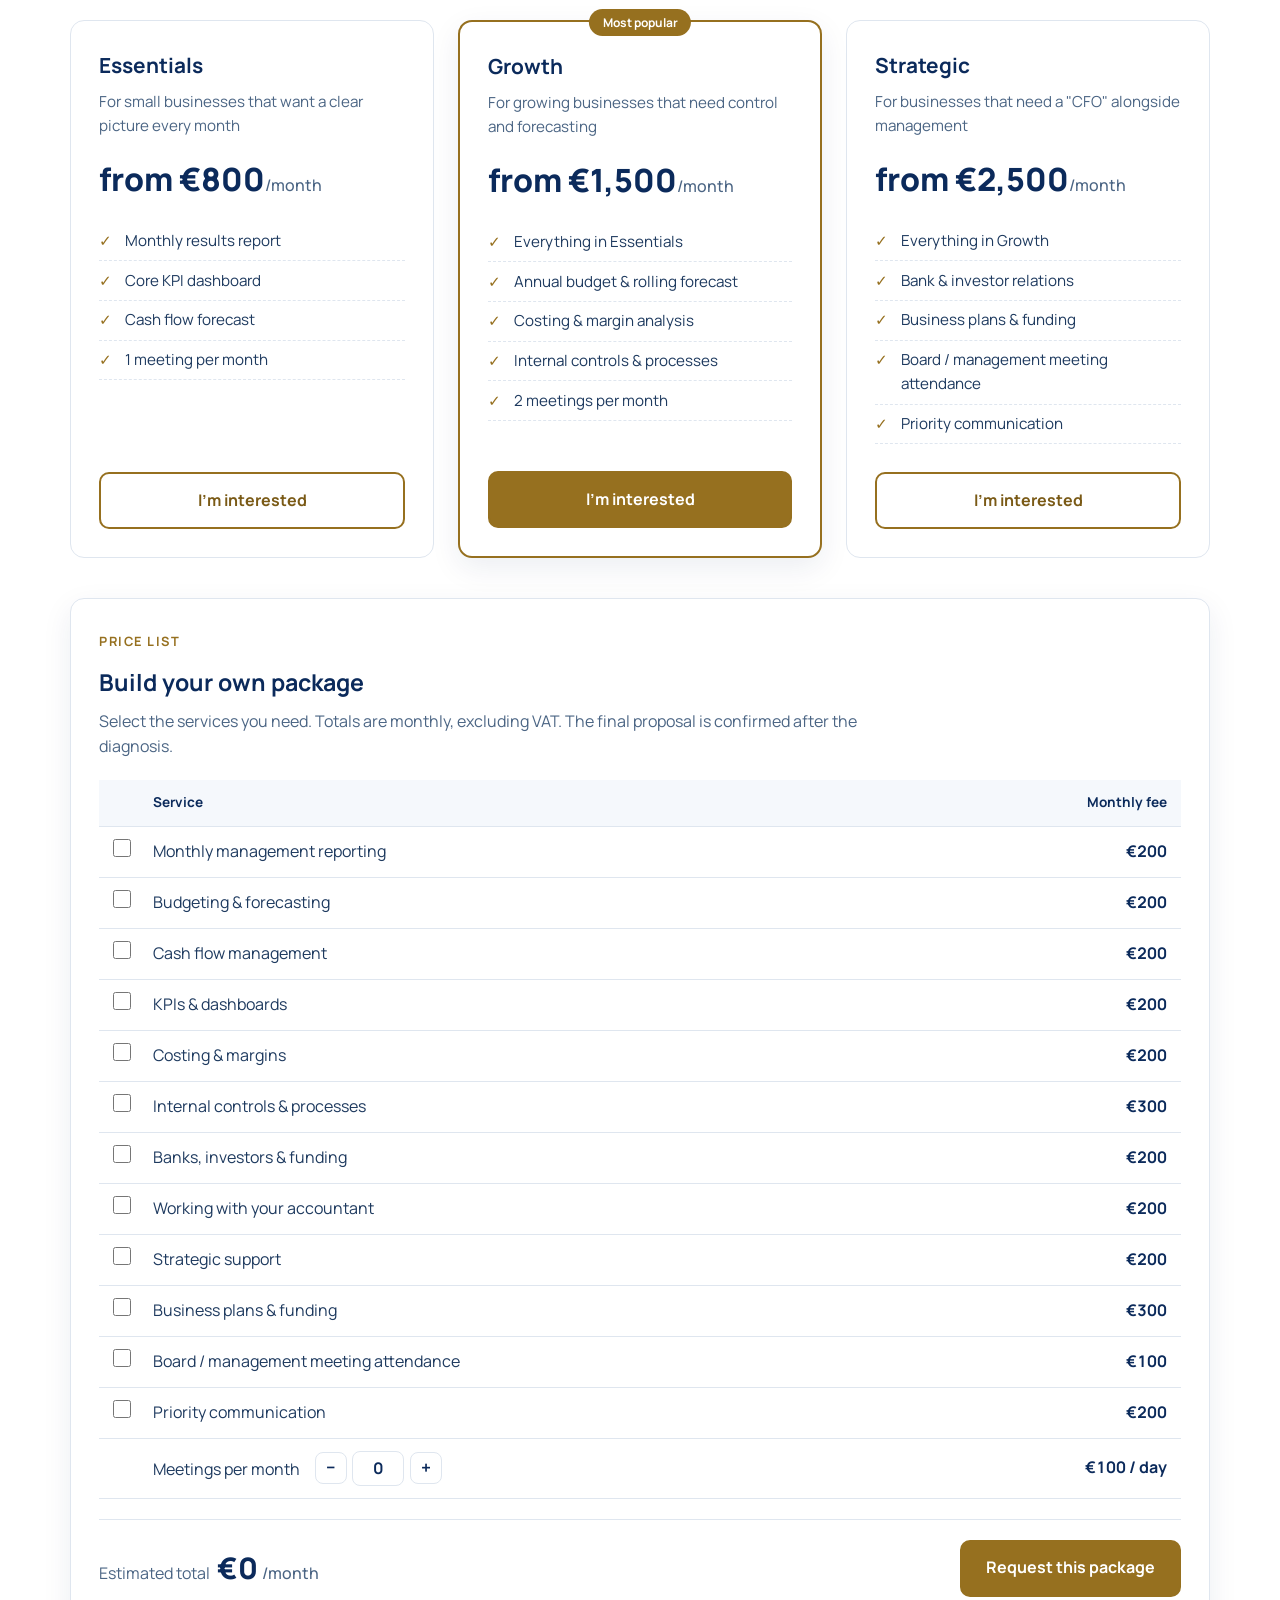
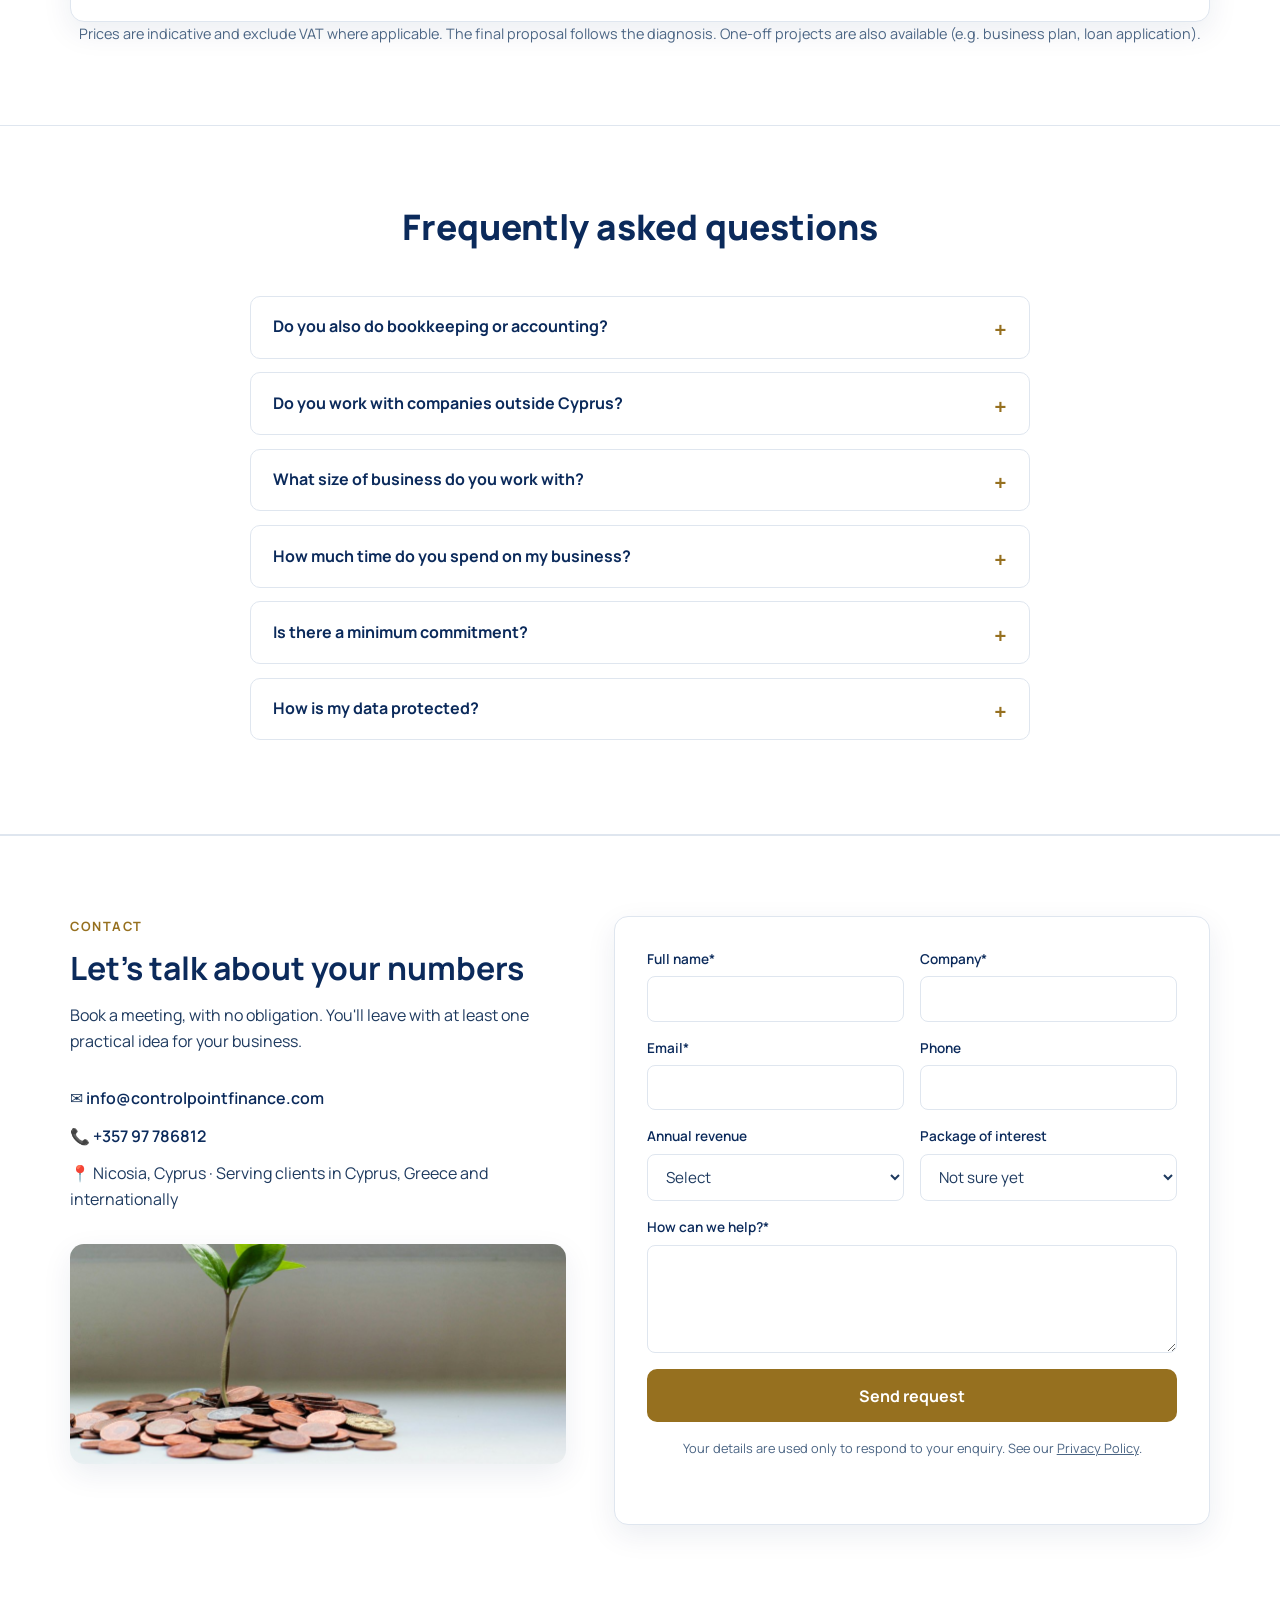
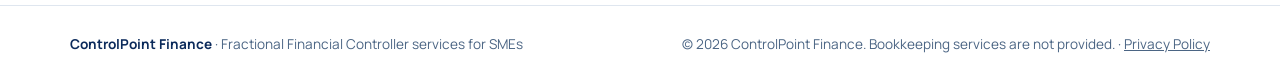
<file: en/index.html>
<!DOCTYPE html>
<html lang="en">
<head>
  <meta charset="UTF-8" />
  <meta name="viewport" content="width=device-width, initial-scale=1.0" />
  <title>Fractional CFO &amp; Financial Controller in Cyprus | ControlPoint Finance</title>
  <meta name="description" content="Fractional and outsourced CFO and Financial Controller services for SMEs in Cyprus, Greece and Europe. Budgeting, cash flow forecasting, management reporting and KPIs, without a full-time hire." />
  <link rel="icon" type="image/svg+xml" href="../favicon.svg" />
  <link rel="stylesheet" href="../styles.css?v=7" />
  <link rel="alternate" hreflang="el" href="https://controlpointfinance.com/" />
  <link rel="alternate" hreflang="en" href="https://controlpointfinance.com/en/" />
  <link rel="alternate" hreflang="x-default" href="https://controlpointfinance.com/en/" />
  <link rel="canonical" href="https://controlpointfinance.com/en/" />
  <meta property="og:type" content="website" />
  <meta property="og:site_name" content="ControlPoint Finance" />
  <meta property="og:url" content="https://controlpointfinance.com/en/" />
  <meta property="og:title" content="Fractional CFO &amp; Financial Controller in Cyprus | ControlPoint Finance" />
  <meta property="og:description" content="Senior finance leadership for your business, without the full-time cost. Budgeting, cash flow forecasting, management reporting and KPIs." />
  <meta property="og:locale" content="en_GB" />
  <meta property="og:locale:alternate" content="el_GR" />
  <script type="application/ld+json">
  {
    "@context": "https://schema.org",
    "@type": "ProfessionalService",
    "name": "ControlPoint Finance",
    "url": "https://controlpointfinance.com/en/",
    "email": "info@controlpointfinance.com",
    "telephone": "+357 97 786812",
    "description": "Fractional Financial Controller services for SMEs. Bookkeeping services are not provided.",
    "address": { "@type": "PostalAddress", "addressLocality": "Nicosia", "addressCountry": "CY" },
    "areaServed": ["CY", "GR", "GB", "Europe"],
    "availableLanguage": ["en", "el"],
    "priceRange": "€€"
  }
  </script>
</head>
<body>
  <header class="site-header">
    <div class="container header-inner">
      <a href="#top" class="logo" aria-label="ControlPoint Finance">
        <svg class="logo-mark" viewBox="0 0 48 48" aria-hidden="true"><circle cx="24" cy="24" r="16" fill="none" stroke="currentColor" stroke-width="4"/><circle cx="24" cy="24" r="6" fill="#96701f"/><path d="M24 2v9M24 37v9M2 24h9M37 24h9" stroke="currentColor" stroke-width="4" stroke-linecap="round"/></svg>
        <span class="logo-text">Control<span>Point</span><small>Finance</small></span>
      </a>
      <button class="nav-toggle" aria-label="Menu" aria-expanded="false">
        <span></span><span></span><span></span>
      </button>
      <nav class="nav">
        <a href="#services">Services</a>
        <a href="#how">How it works</a>
        <a href="#pricing">Packages</a>
        <a href="#faq">FAQ</a>
        <a href="#contact" class="btn btn-small">Book a meeting</a>
        <a href="../" class="lang-switch" hreflang="el" lang="el" title="Ελληνικά"><img src="../flags/gr.svg" alt="" width="15" height="10" />ΕΛ</a>
      </nav>
    </div>
  </header>

  <main id="top">
    <!-- HERO -->
    <section class="hero">
      <div class="container hero-grid">
        <div>
          <p class="eyebrow">Fractional CFO &amp; Financial Controller · Cyprus</p>
          <h1>Senior finance leadership for your business, <span class="accent">without the full-time cost</span></h1>
          <p class="lead">We give you control of your numbers: budgets, cash flow, management reporting and clear decisions, for a fraction of the cost of a CFO.</p>
          <div class="hero-actions">
            <a href="#contact" class="btn">Book a meeting</a>
            <a href="#services" class="btn btn-ghost">See services</a>
          </div>
          <p class="note">We don't do bookkeeping. We work alongside your accountant and build on their data.</p>
        </div>
        <div class="hero-card">
          <h3>Monthly management report</h3>
          <div class="kpi-row">
            <div class="kpi"><span class="kpi-label">Revenue</span><span class="kpi-value">€184K</span><span class="kpi-trend up">+12%</span></div>
            <div class="kpi"><span class="kpi-label">Gross margin</span><span class="kpi-value">38.4%</span><span class="kpi-trend up">+2.1 pts</span></div>
          </div>
          <div class="kpi-row">
            <div class="kpi"><span class="kpi-label">Cash (13 wks)</span><span class="kpi-value">€62K</span><span class="kpi-trend">stable</span></div>
            <div class="kpi"><span class="kpi-label">Debtor days</span><span class="kpi-value">47</span><span class="kpi-trend down">-9 days</span></div>
          </div>
          <div class="bars" aria-hidden="true">
            <span style="height:40%"></span><span style="height:55%"></span><span style="height:48%"></span>
            <span style="height:65%"></span><span style="height:72%"></span><span style="height:80%"></span>
          </div>
        </div>
      </div>
    </section>

    <!-- PROBLEM -->
    <section class="section">
      <div class="container">
        <h2 class="section-title">Sound familiar?</h2>
        <div class="grid grid-3">
          <div class="card problem">
            <img class="card-photo" src="../img/cash-jar.jpg" alt="Tipped-over jar with spilled coins" width="1000" height="667" loading="lazy" />
            <h3>"Sales are up, but where's the cash?"</h3>
            <p>Revenue is growing, yet cash is tight every month and nobody can clearly explain why.</p>
          </div>
          <div class="card problem">
            <img class="card-photo" src="../img/monthly-chart.jpg" alt="Laptop showing management report charts" width="1000" height="563" loading="lazy" />
            <h3>"We find out how we did months later"</h3>
            <p>Your accountant closes the books, but you have no monthly view of profitability to act on in time.</p>
          </div>
          <div class="card problem">
            <img class="card-photo" src="../img/coins-market.jpg" alt="Stacks of coins" width="1000" height="667" loading="lazy" />
            <h3>"A full-time CFO is too expensive"</h3>
            <p>An experienced finance director costs well over €60,000 a year. Your business needs that expertise, not necessarily 40 hours a week of it.</p>
          </div>
        </div>
      </div>
    </section>

    <!-- SERVICES -->
    <section class="section section-alt" id="services">
      <div class="container">
        <p class="eyebrow center">Services</p>
        <h2 class="section-title">What we take care of</h2>
        <div class="grid grid-3">
          <div class="card service">
            <div class="icon">📊</div>
            <h3>Monthly management reporting</h3>
            <p>Monthly results against budget and prior year, with clear commentary on what changed and why.</p>
          </div>
          <div class="card service">
            <div class="icon">🎯</div>
            <h3>Budgeting &amp; forecasting</h3>
            <p>Annual budget, rolling forecasts and "what-if" scenarios for the decisions that matter.</p>
          </div>
          <div class="card service">
            <div class="icon">💶</div>
            <h3>Cash flow management</h3>
            <p>13-week cash forecast, collections and payments policy, and early warning of shortfalls.</p>
          </div>
          <div class="card service">
            <div class="icon">📈</div>
            <h3>KPIs &amp; dashboards</h3>
            <p>The 8–12 metrics that truly matter in your industry, in a simple dashboard updated regularly.</p>
          </div>
          <div class="card service">
            <div class="icon">🔍</div>
            <h3>Costing &amp; margins</h3>
            <p>Profitability by product, customer or project, pricing analysis and finding where costs leak.</p>
          </div>
          <div class="card service">
            <div class="icon">🛡️</div>
            <h3>Internal controls &amp; processes</h3>
            <p>Spend approvals, month-end close procedures, segregation of duties and risk management.</p>
          </div>
          <div class="card service">
            <div class="icon">🏦</div>
            <h3>Banks, investors &amp; funding</h3>
            <p>Loan files, bank metrics, investor readiness and grant applications.</p>
          </div>
          <div class="card service">
            <div class="icon">🤝</div>
            <h3>Working with your accountant</h3>
            <p>We define what management needs from the books, check data quality and speed up the close.</p>
          </div>
          <div class="card service">
            <div class="icon">🧭</div>
            <h3>Strategic support</h3>
            <p>Investment appraisal, new markets and major contracts, with NPV and IRR.</p>
          </div>
          <div class="card service">
            <div class="icon">📋</div>
            <h3>Business plan</h3>
            <p>A three-year business plan with narrative and financial projections, ready for a bank, investor or grant.</p>
          </div>
          <div class="card service">
            <div class="icon">&#128197;</div>
            <h3>Board and management meeting attendance</h3>
            <p>Board pack, agenda, attendance and action minutes for board or management meetings.</p>
          </div>
        </div>

        <div class="not-doing">
          <div>
            <h3>What we <u>don't</u> do</h3>
            <p>To be clear from the start: <strong>we don't provide bookkeeping</strong>, data entry, tax returns or payroll. Those stay with your accountant. Our role is to turn their numbers into insight and decisions for management.</p>
          </div>
          <ul class="compare-list">
            <li><span class="tag tag-no">Accountant</span> Records what happened and keeps you compliant.</li>
            <li><span class="tag tag-yes">Financial Controller</span> Explains why it happened, forecasts what's next and helps you decide.</li>
          </ul>
        </div>
      </div>
    </section>

    <!-- COMPARISON -->
    <section class="section">
      <div class="container">
        <h2 class="section-title">Why fractional instead of a full-time hire?</h2>
        <div class="split">
        <div class="table-wrap">
          <table class="compare">
            <thead>
              <tr><th></th><th>Full-time finance director</th><th class="highlight">ControlPoint Finance</th></tr>
            </thead>
            <tbody>
              <tr><td>Annual cost</td><td>€60,000–€100,000+ including employer costs</td><td class="highlight">From €9,600 a year</td></tr>
              <tr><td>Time to start</td><td>2–4 months of recruiting</td><td class="highlight">Within 2 weeks</td></tr>
              <tr><td>Commitment</td><td>Employment contract</td><td class="highlight">Monthly, no long-term lock-in</td></tr>
              <tr><td>Flexibility</td><td>Fixed cost</td><td class="highlight">Scales with your needs</td></tr>
              <tr><td>Experience</td><td>From one or two companies</td><td class="highlight">Across many businesses and industries</td></tr>
            </tbody>
          </table>
        </div>
        <img class="side-photo" src="../img/strategy-chart.jpg" alt="Screen with financial KPIs" width="1000" height="720" loading="lazy" />
        </div>
      </div>
    </section>

    <!-- CTA BAND -->
    <section class="photo-band">
      <div class="container">
        <h2>Decisions driven by numbers, not gut feeling</h2>
        <a href="#contact" class="btn">Book a meeting</a>
      </div>
    </section>

    <!-- HOW -->
    <section class="section section-alt" id="how">
      <div class="container">
        <p class="eyebrow center">Process</p>
        <h2 class="section-title">How we get started</h2>
        <div class="how-grid">
        <img class="side-photo" src="../img/growth-steps.jpg" alt="Planning with a chart, pen and ruler" width="1000" height="667" loading="lazy" />
        <div class="grid grid-2 steps">
          <div class="step"><span class="step-num">1</span><h3>Intro call</h3><p>A meeting to understand your business and its challenges.</p></div>
          <div class="step"><span class="step-num">2</span><h3>Diagnosis</h3><p>A review of your financials and a clear proposal with priorities and cost.</p></div>
          <div class="step"><span class="step-num">3</span><h3>Set-up</h3><p>Reporting, KPIs, cash forecast and data flow with your accountant put in place.</p></div>
          <div class="step"><span class="step-num">4</span><h3>Ongoing partnership</h3><p>Monthly close, results meeting and continuous support for your decisions.</p></div>
        </div>
        </div>
      </div>
    </section>

    <!-- PRICING -->
    <section class="section" id="pricing">
      <div class="container">
        <p class="eyebrow center">Packages</p>
        <h2 class="section-title">Choose your level of support</h2>
        <div class="grid grid-3 pricing">
          <div class="card plan">
            <h3>Essentials</h3>
            <p class="plan-for">For small businesses that want a clear picture every month</p>
            <p class="price">from €800<span>/month</span></p>
            <ul>
              <li>Monthly results report</li>
              <li>Core KPI dashboard</li>
              <li>Cash flow forecast</li>
              <li>1 meeting per month</li>
            </ul>
            <a href="#contact" class="btn btn-ghost btn-block" data-plan="Essentials">I'm interested</a>
          </div>
          <div class="card plan featured">
            <span class="badge">Most popular</span>
            <h3>Growth</h3>
            <p class="plan-for">For growing businesses that need control and forecasting</p>
            <p class="price">from €1,500<span>/month</span></p>
            <ul>
              <li>Everything in Essentials</li>
              <li>Annual budget &amp; rolling forecast</li>
              <li>Costing &amp; margin analysis</li>
              <li>Internal controls &amp; processes</li>
              <li>2 meetings per month</li>
            </ul>
            <a href="#contact" class="btn btn-block" data-plan="Growth">I'm interested</a>
          </div>
          <div class="card plan">
            <h3>Strategic</h3>
            <p class="plan-for">For businesses that need a "CFO" alongside management</p>
            <p class="price">from €2,500<span>/month</span></p>
            <ul>
              <li>Everything in Growth</li>
              <li>Bank &amp; investor relations</li>
              <li>Business plans &amp; funding</li>
              <li>Board / management meeting attendance</li>
              <li>Priority communication</li>
            </ul>
            <a href="#contact" class="btn btn-ghost btn-block" data-plan="Strategic">I'm interested</a>
          </div>
        </div>

        <div class="custom-pack" id="customPack">
          <p class="eyebrow">Price list</p>
          <h3>Build your own package</h3>
          <p class="hint">Select the services you need. Totals are monthly, excluding VAT. The final proposal is confirmed after the diagnosis.</p>
          <div class="table-wrap">
            <table class="price-list">
              <thead>
                <tr><th class="check"></th><th>Service</th><th>Monthly fee</th></tr>
              </thead>
              <tbody>
                <tr><td class="check"><input type="checkbox" name="svc" id="svc-reporting" value="Monthly management reporting" data-price="200" /></td><td><label for="svc-reporting">Monthly management reporting</label></td><td>€200</td></tr>
                <tr><td class="check"><input type="checkbox" name="svc" id="svc-budget" value="Budgeting &amp; forecasting" data-price="200" /></td><td><label for="svc-budget">Budgeting &amp; forecasting</label></td><td>€200</td></tr>
                <tr><td class="check"><input type="checkbox" name="svc" id="svc-cash" value="Cash flow management" data-price="200" /></td><td><label for="svc-cash">Cash flow management</label></td><td>€200</td></tr>
                <tr><td class="check"><input type="checkbox" name="svc" id="svc-kpis" value="KPIs &amp; dashboards" data-price="200" /></td><td><label for="svc-kpis">KPIs &amp; dashboards</label></td><td>€200</td></tr>
                <tr><td class="check"><input type="checkbox" name="svc" id="svc-costing" value="Costing &amp; margins" data-price="200" /></td><td><label for="svc-costing">Costing &amp; margins</label></td><td>€200</td></tr>
                <tr><td class="check"><input type="checkbox" name="svc" id="svc-controls" value="Internal controls &amp; processes" data-price="300" /></td><td><label for="svc-controls">Internal controls &amp; processes</label></td><td>€300</td></tr>
                <tr><td class="check"><input type="checkbox" name="svc" id="svc-funding" value="Banks, investors &amp; funding" data-price="200" /></td><td><label for="svc-funding">Banks, investors &amp; funding</label></td><td>€200</td></tr>
                <tr><td class="check"><input type="checkbox" name="svc" id="svc-accountant" value="Working with your accountant" data-price="200" /></td><td><label for="svc-accountant">Working with your accountant</label></td><td>€200</td></tr>
                <tr><td class="check"><input type="checkbox" name="svc" id="svc-strategy" value="Strategic support" data-price="200" /></td><td><label for="svc-strategy">Strategic support</label></td><td>€200</td></tr>
                <tr><td class="check"><input type="checkbox" name="svc" id="svc-bizplan" value="Business plans &amp; funding" data-price="300" /></td><td><label for="svc-bizplan">Business plans &amp; funding</label></td><td>€300</td></tr>
                <tr><td class="check"><input type="checkbox" name="svc" id="svc-board" value="Board / management meeting attendance" data-price="100" /></td><td><label for="svc-board">Board / management meeting attendance</label></td><td>€100</td></tr>
                <tr><td class="check"><input type="checkbox" name="svc" id="svc-priority" value="Priority communication" data-price="200" /></td><td><label for="svc-priority">Priority communication</label></td><td>€200</td></tr>
                <tr>
                  <td class="check"></td>
                  <td>
                    <label for="meetings">Meetings per month</label>
                    <span class="meet-ctrl">
                      <button type="button" class="qty" data-qty="-1" aria-label="Fewer">−</button>
                      <input type="number" id="meetings" min="0" max="12" value="0" data-price="100" />
                      <button type="button" class="qty" data-qty="1" aria-label="More">+</button>
                    </span>
                  </td>
                  <td>€100 / day</td>
                </tr>
              </tbody>
            </table>
          </div>
          <div class="custom-total">
            <p>Estimated total <strong id="customTotal">€0</strong><span>/month</span></p>
            <a href="#contact" class="btn" id="customCta" data-plan="Custom">Request this package</a>
          </div>
        </div>
        <p class="note center">Prices are indicative and exclude VAT where applicable. The final proposal follows the diagnosis. One-off projects are also available (e.g. business plan, loan application).</p>
      </div>
    </section>

    <!-- FAQ -->
    <section class="section section-alt" id="faq">
      <div class="container narrow">
        <h2 class="section-title">Frequently asked questions</h2>
        <details>
          <summary>Do you also do bookkeeping or accounting?</summary>
          <p>No. We don't do bookkeeping, tax returns or payroll. We work with your existing accountant and use their data to give you management information.</p>
        </details>
        <details>
          <summary>Do you work with companies outside Cyprus?</summary>
          <p>Yes. We're based in Nicosia and work with companies in Cyprus, Greece, the UK and across Europe, in English or Greek. Work is done remotely, with regular video calls and on-site visits when needed.</p>
        </details>
        <details>
          <summary>What size of business do you work with?</summary>
          <p>Mainly businesses with annual revenue between €500,000 and €15 million that have outgrown "watching the bank balance" but don't yet justify a full-time finance director.</p>
        </details>
        <details>
          <summary>How much time do you spend on my business?</summary>
          <p>It depends on the package, typically 1 to 4 days a month. We don't bill by the hour. The fee is a fixed monthly amount so you know the cost in advance.</p>
        </details>
        <details>
          <summary>Is there a minimum commitment?</summary>
          <p>We recommend an initial 3-month period to set up reporting properly. After that, the engagement continues month to month with 30 days' notice.</p>
        </details>
        <details>
          <summary>How is my data protected?</summary>
          <p>We sign a non-disclosure agreement (NDA) from day one, and all data is handled in line with GDPR.</p>
        </details>
      </div>
    </section>

    <!-- CONTACT -->
    <section class="section contact" id="contact">
      <div class="container contact-grid">
        <div>
          <p class="eyebrow">Contact</p>
          <h2>Let's talk about your numbers</h2>
          <p>Book a meeting, with no obligation. You'll leave with at least one practical idea for your business.</p>
          <ul class="contact-info">
            <li>✉️ <a href="mailto:info@controlpointfinance.com">info@controlpointfinance.com</a></li>
            <li>📞 <a href="tel:+35797786812">+357 97 786812</a></li>
            <li>📍 Nicosia, Cyprus · Serving clients in Cyprus, Greece and internationally</li>
          </ul>
          <img class="side-photo contact-photo" src="../img/growth-plant.jpg" alt="A plant growing out of coins" width="1000" height="667" loading="lazy" />
        </div>
        <form class="contact-form" id="contactForm" novalidate>
          <div class="field-row">
            <label>Full name*<input type="text" name="name" required /></label>
            <label>Company*<input type="text" name="company" required /></label>
          </div>
          <div class="field-row">
            <label>Email*<input type="email" name="email" required /></label>
            <label>Phone<input type="tel" name="phone" /></label>
          </div>
          <div class="field-row">
            <label>Annual revenue
              <select name="revenue">
                <option value="">Select</option>
                <option>Up to €500K</option>
                <option>€500K – €2M</option>
                <option>€2M – €5M</option>
                <option>€5M – €15M</option>
                <option>Over €15M</option>
              </select>
            </label>
            <label>Package of interest
              <select name="plan" id="planSelect">
                <option value="">Not sure yet</option>
                <option>Essentials</option>
                <option>Growth</option>
                <option>Strategic</option>
                <option>Custom</option>
                <option>One-off project</option>
              </select>
            </label>
          </div>
          <input type="hidden" name="custom" id="customSummary" />
          <input type="hidden" name="customTotal" id="customTotalField" />
          <label class="hp" aria-hidden="true">Website<input type="text" name="_honey" tabindex="-1" autocomplete="off" /></label>
          <label>How can we help?*<textarea name="message" rows="4" required></textarea></label>
          <button type="submit" class="btn btn-block">Send request</button>
          <p class="form-privacy">Your details are used only to respond to your enquiry. See our <a href="privacy.html">Privacy Policy</a>.</p>
          <p class="form-status" id="formStatus" role="status"></p>
        </form>
      </div>
    </section>
  </main>

  <footer class="site-footer">
    <div class="container footer-inner">
      <p><strong>ControlPoint Finance</strong> · Fractional Financial Controller services for SMEs</p>
      <p>© <span id="year"></span> ControlPoint Finance. Bookkeeping services are not provided. · <a href="privacy.html">Privacy Policy</a></p>
    </div>
  </footer>

  <script src="../script.js?v=5"></script>
  <script type="module" src="https://static.cloudflareinsights.com/beacon.min.js" data-cf-beacon='{"token": "639869abf9d54f88b8140ca64af5be7c"}'></script>
</body>
</html>
</file>
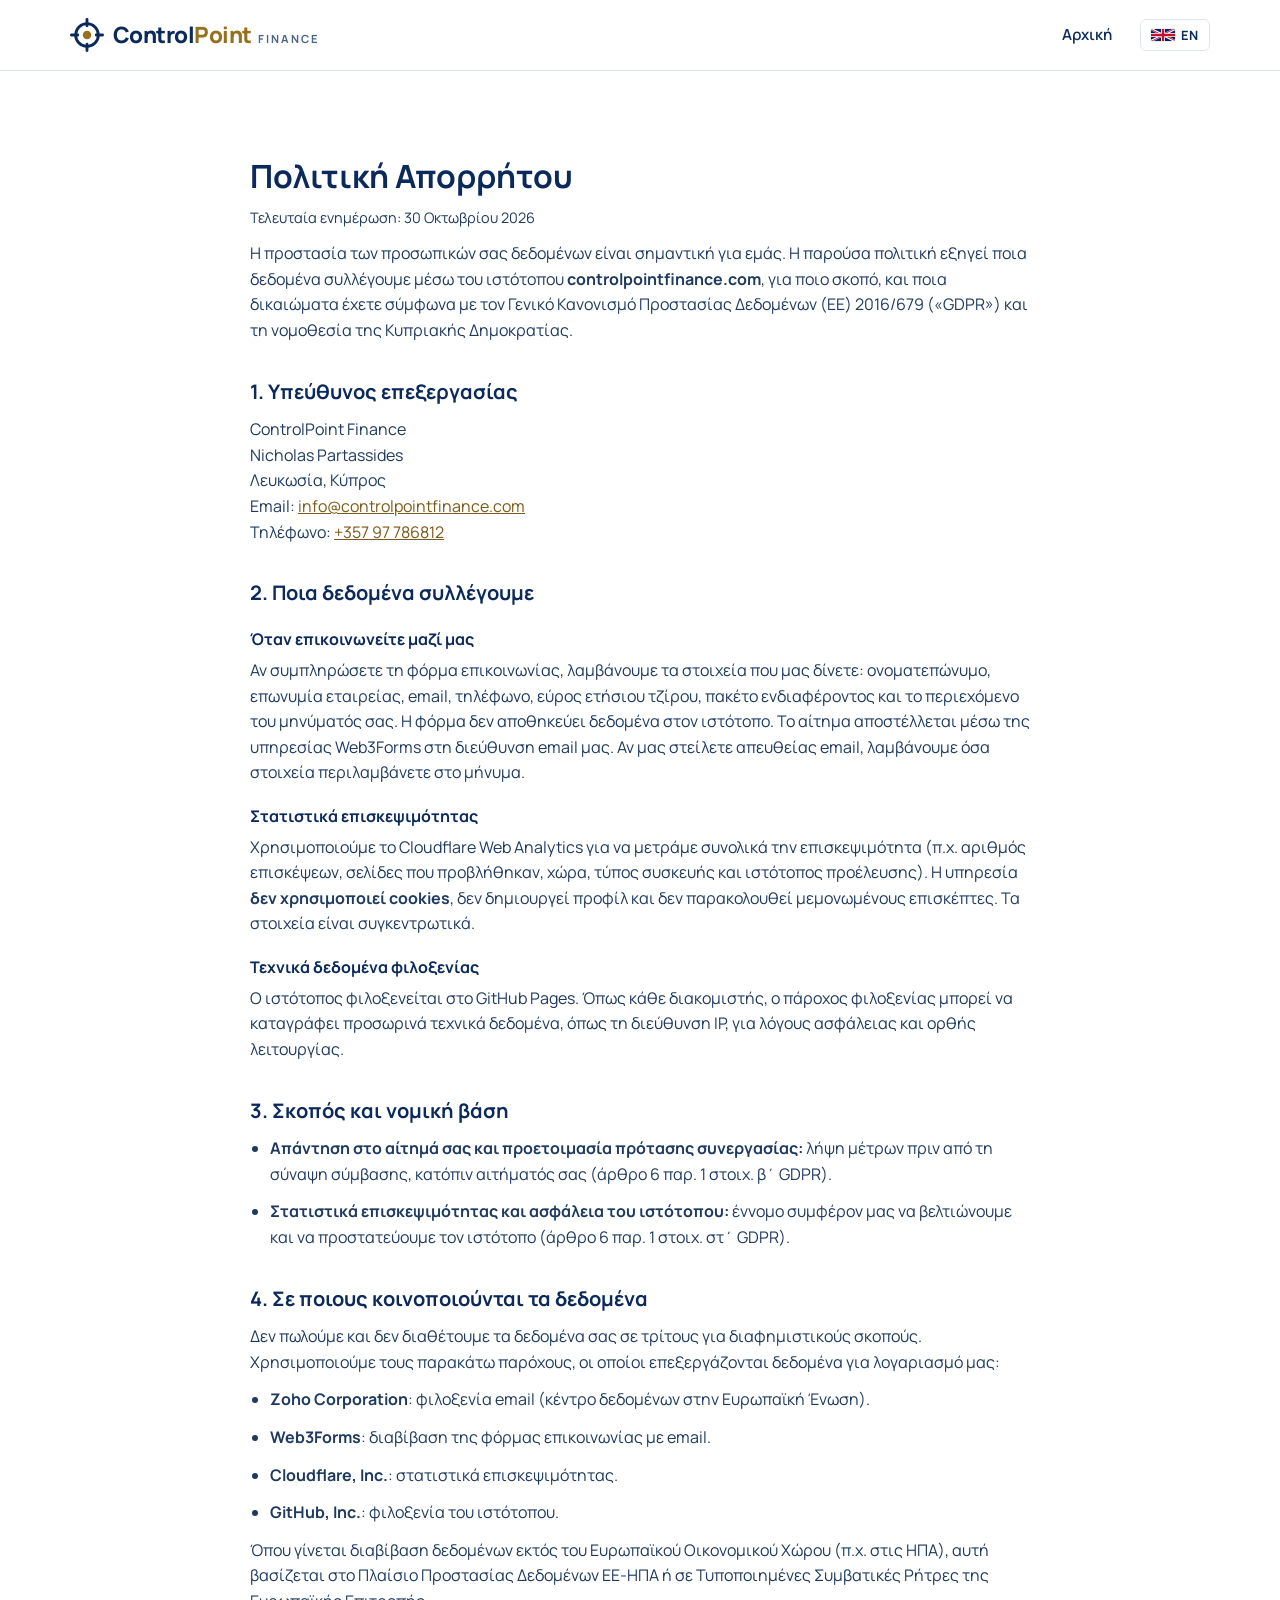
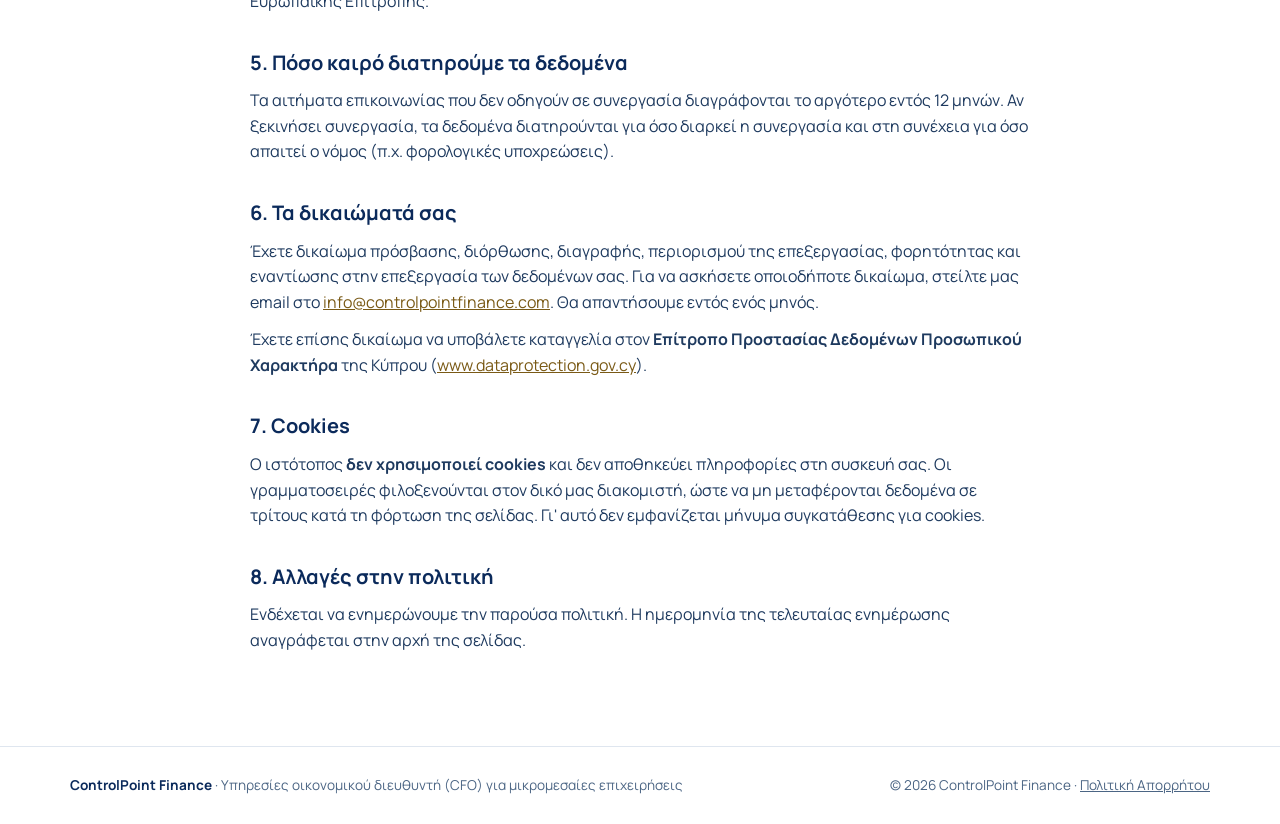
<file: privacy.html>
<!DOCTYPE html>
<html lang="el-CY">
<head>
  <meta charset="UTF-8" />
  <meta name="viewport" content="width=device-width, initial-scale=1.0" />
  <title>Πολιτική Απορρήτου | ControlPoint Finance</title>
  <meta name="description" content="Πολιτική Απορρήτου της ControlPoint Finance: ποια δεδομένα συλλέγουμε, γιατί, και ποια είναι τα δικαιώματά σας σύμφωνα με τον GDPR." />
  <link rel="icon" type="image/svg+xml" href="favicon.svg" />
  <link rel="stylesheet" href="styles.css?v=4" />
  <link rel="canonical" href="https://controlpointfinance.com/privacy.html" />
  <link rel="alternate" hreflang="el" href="https://controlpointfinance.com/privacy.html" />
  <link rel="alternate" hreflang="en" href="https://controlpointfinance.com/en/privacy.html" />
</head>
<body>
  <header class="site-header">
    <div class="container header-inner">
      <a href="./" class="logo" aria-label="ControlPoint Finance">
        <svg class="logo-mark" viewBox="0 0 48 48" aria-hidden="true"><circle cx="24" cy="24" r="16" fill="none" stroke="currentColor" stroke-width="4"/><circle cx="24" cy="24" r="6" fill="#96701f"/><path d="M24 2v9M24 37v9M2 24h9M37 24h9" stroke="currentColor" stroke-width="4" stroke-linecap="round"/></svg>
        <span class="logo-text">Control<span>Point</span><small>Finance</small></span>
      </a>
      <nav class="nav nav-static">
        <a href="./">Αρχική</a>
        <a href="en/privacy.html" class="lang-switch" hreflang="en" lang="en" title="English"><img src="flags/gb.svg" alt="" width="20" height="10" />EN</a>
      </nav>
    </div>
  </header>

  <main class="section">
    <article class="container narrow legal">
      <h1>Πολιτική Απορρήτου</h1>
      <p class="note">Τελευταία ενημέρωση: 30 Οκτωβρίου 2026</p>

      <p>Η προστασία των προσωπικών σας δεδομένων είναι σημαντική για εμάς. Η παρούσα πολιτική εξηγεί ποια δεδομένα συλλέγουμε μέσω του ιστότοπου <strong>controlpointfinance.com</strong>, για ποιο σκοπό, και ποια δικαιώματα έχετε σύμφωνα με τον Γενικό Κανονισμό Προστασίας Δεδομένων (ΕΕ) 2016/679 («GDPR») και τη νομοθεσία της Κυπριακής Δημοκρατίας.</p>

      <h2>1. Υπεύθυνος επεξεργασίας</h2>
      <p>ControlPoint Finance<br />
        Nicholas Partassides<br />
        Λευκωσία, Κύπρος<br />
        Email: <a href="mailto:info@controlpointfinance.com">info@controlpointfinance.com</a><br />
        Τηλέφωνο: <a href="tel:+35797786812">+357 97 786812</a></p>

      <h2>2. Ποια δεδομένα συλλέγουμε</h2>
      <h3>Όταν επικοινωνείτε μαζί μας</h3>
      <p>Αν συμπληρώσετε τη φόρμα επικοινωνίας, λαμβάνουμε τα στοιχεία που μας δίνετε: ονοματεπώνυμο, επωνυμία εταιρείας, email, τηλέφωνο, εύρος ετήσιου τζίρου, πακέτο ενδιαφέροντος και το περιεχόμενο του μηνύματός σας. Η φόρμα δεν αποθηκεύει δεδομένα στον ιστότοπο. Το αίτημα αποστέλλεται μέσω της υπηρεσίας Web3Forms στη διεύθυνση email μας. Αν μας στείλετε απευθείας email, λαμβάνουμε όσα στοιχεία περιλαμβάνετε στο μήνυμα.</p>
      <h3>Στατιστικά επισκεψιμότητας</h3>
      <p>Χρησιμοποιούμε το Cloudflare Web Analytics για να μετράμε συνολικά την επισκεψιμότητα (π.χ. αριθμός επισκέψεων, σελίδες που προβλήθηκαν, χώρα, τύπος συσκευής και ιστότοπος προέλευσης). Η υπηρεσία <strong>δεν χρησιμοποιεί cookies</strong>, δεν δημιουργεί προφίλ και δεν παρακολουθεί μεμονωμένους επισκέπτες. Τα στοιχεία είναι συγκεντρωτικά.</p>
      <h3>Τεχνικά δεδομένα φιλοξενίας</h3>
      <p>Ο ιστότοπος φιλοξενείται στο GitHub Pages. Όπως κάθε διακομιστής, ο πάροχος φιλοξενίας μπορεί να καταγράφει προσωρινά τεχνικά δεδομένα, όπως τη διεύθυνση IP, για λόγους ασφάλειας και ορθής λειτουργίας.</p>

      <h2>3. Σκοπός και νομική βάση</h2>
      <ul>
        <li><strong>Απάντηση στο αίτημά σας και προετοιμασία πρότασης συνεργασίας:</strong> λήψη μέτρων πριν από τη σύναψη σύμβασης, κατόπιν αιτήματός σας (άρθρο 6 παρ. 1 στοιχ. β΄ GDPR).</li>
        <li><strong>Στατιστικά επισκεψιμότητας και ασφάλεια του ιστότοπου:</strong> έννομο συμφέρον μας να βελτιώνουμε και να προστατεύουμε τον ιστότοπο (άρθρο 6 παρ. 1 στοιχ. στ΄ GDPR).</li>
      </ul>

      <h2>4. Σε ποιους κοινοποιούνται τα δεδομένα</h2>
      <p>Δεν πωλούμε και δεν διαθέτουμε τα δεδομένα σας σε τρίτους για διαφημιστικούς σκοπούς. Χρησιμοποιούμε τους παρακάτω παρόχους, οι οποίοι επεξεργάζονται δεδομένα για λογαριασμό μας:</p>
      <ul>
        <li><strong>Zoho Corporation</strong>: φιλοξενία email (κέντρο δεδομένων στην Ευρωπαϊκή Ένωση).</li>
        <li><strong>Web3Forms</strong>: διαβίβαση της φόρμας επικοινωνίας με email.</li>
        <li><strong>Cloudflare, Inc.</strong>: στατιστικά επισκεψιμότητας.</li>
        <li><strong>GitHub, Inc.</strong>: φιλοξενία του ιστότοπου.</li>
      </ul>
      <p>Όπου γίνεται διαβίβαση δεδομένων εκτός του Ευρωπαϊκού Οικονομικού Χώρου (π.χ. στις ΗΠΑ), αυτή βασίζεται στο Πλαίσιο Προστασίας Δεδομένων ΕΕ-ΗΠΑ ή σε Τυποποιημένες Συμβατικές Ρήτρες της Ευρωπαϊκής Επιτροπής.</p>

      <h2>5. Πόσο καιρό διατηρούμε τα δεδομένα</h2>
      <p>Τα αιτήματα επικοινωνίας που δεν οδηγούν σε συνεργασία διαγράφονται το αργότερο εντός 12 μηνών. Αν ξεκινήσει συνεργασία, τα δεδομένα διατηρούνται για όσο διαρκεί η συνεργασία και στη συνέχεια για όσο απαιτεί ο νόμος (π.χ. φορολογικές υποχρεώσεις).</p>

      <h2>6. Τα δικαιώματά σας</h2>
      <p>Έχετε δικαίωμα πρόσβασης, διόρθωσης, διαγραφής, περιορισμού της επεξεργασίας, φορητότητας και εναντίωσης στην επεξεργασία των δεδομένων σας. Για να ασκήσετε οποιοδήποτε δικαίωμα, στείλτε μας email στο <a href="mailto:info@controlpointfinance.com">info@controlpointfinance.com</a>. Θα απαντήσουμε εντός ενός μηνός.</p>
      <p>Έχετε επίσης δικαίωμα να υποβάλετε καταγγελία στον <strong>Επίτροπο Προστασίας Δεδομένων Προσωπικού Χαρακτήρα</strong> της Κύπρου (<a href="https://www.dataprotection.gov.cy" rel="noopener">www.dataprotection.gov.cy</a>).</p>

      <h2>7. Cookies</h2>
      <p>Ο ιστότοπος <strong>δεν χρησιμοποιεί cookies</strong> και δεν αποθηκεύει πληροφορίες στη συσκευή σας. Οι γραμματοσειρές φιλοξενούνται στον δικό μας διακομιστή, ώστε να μη μεταφέρονται δεδομένα σε τρίτους κατά τη φόρτωση της σελίδας. Γι' αυτό δεν εμφανίζεται μήνυμα συγκατάθεσης για cookies.</p>

      <h2>8. Αλλαγές στην πολιτική</h2>
      <p>Ενδέχεται να ενημερώνουμε την παρούσα πολιτική. Η ημερομηνία της τελευταίας ενημέρωσης αναγράφεται στην αρχή της σελίδας.</p>
    </article>
  </main>

  <footer class="site-footer">
    <div class="container footer-inner">
      <p><strong>ControlPoint Finance</strong> · Υπηρεσίες οικονομικού διευθυντή (CFO) για μικρομεσαίες επιχειρήσεις</p>
      <p>© 2026 ControlPoint Finance · <a href="privacy.html">Πολιτική Απορρήτου</a></p>
    </div>
  </footer>
  <script type="module" src="https://static.cloudflareinsights.com/beacon.min.js" data-cf-beacon='{"token": "639869abf9d54f88b8140ca64af5be7c"}'></script>
</body>
</html>
</file>
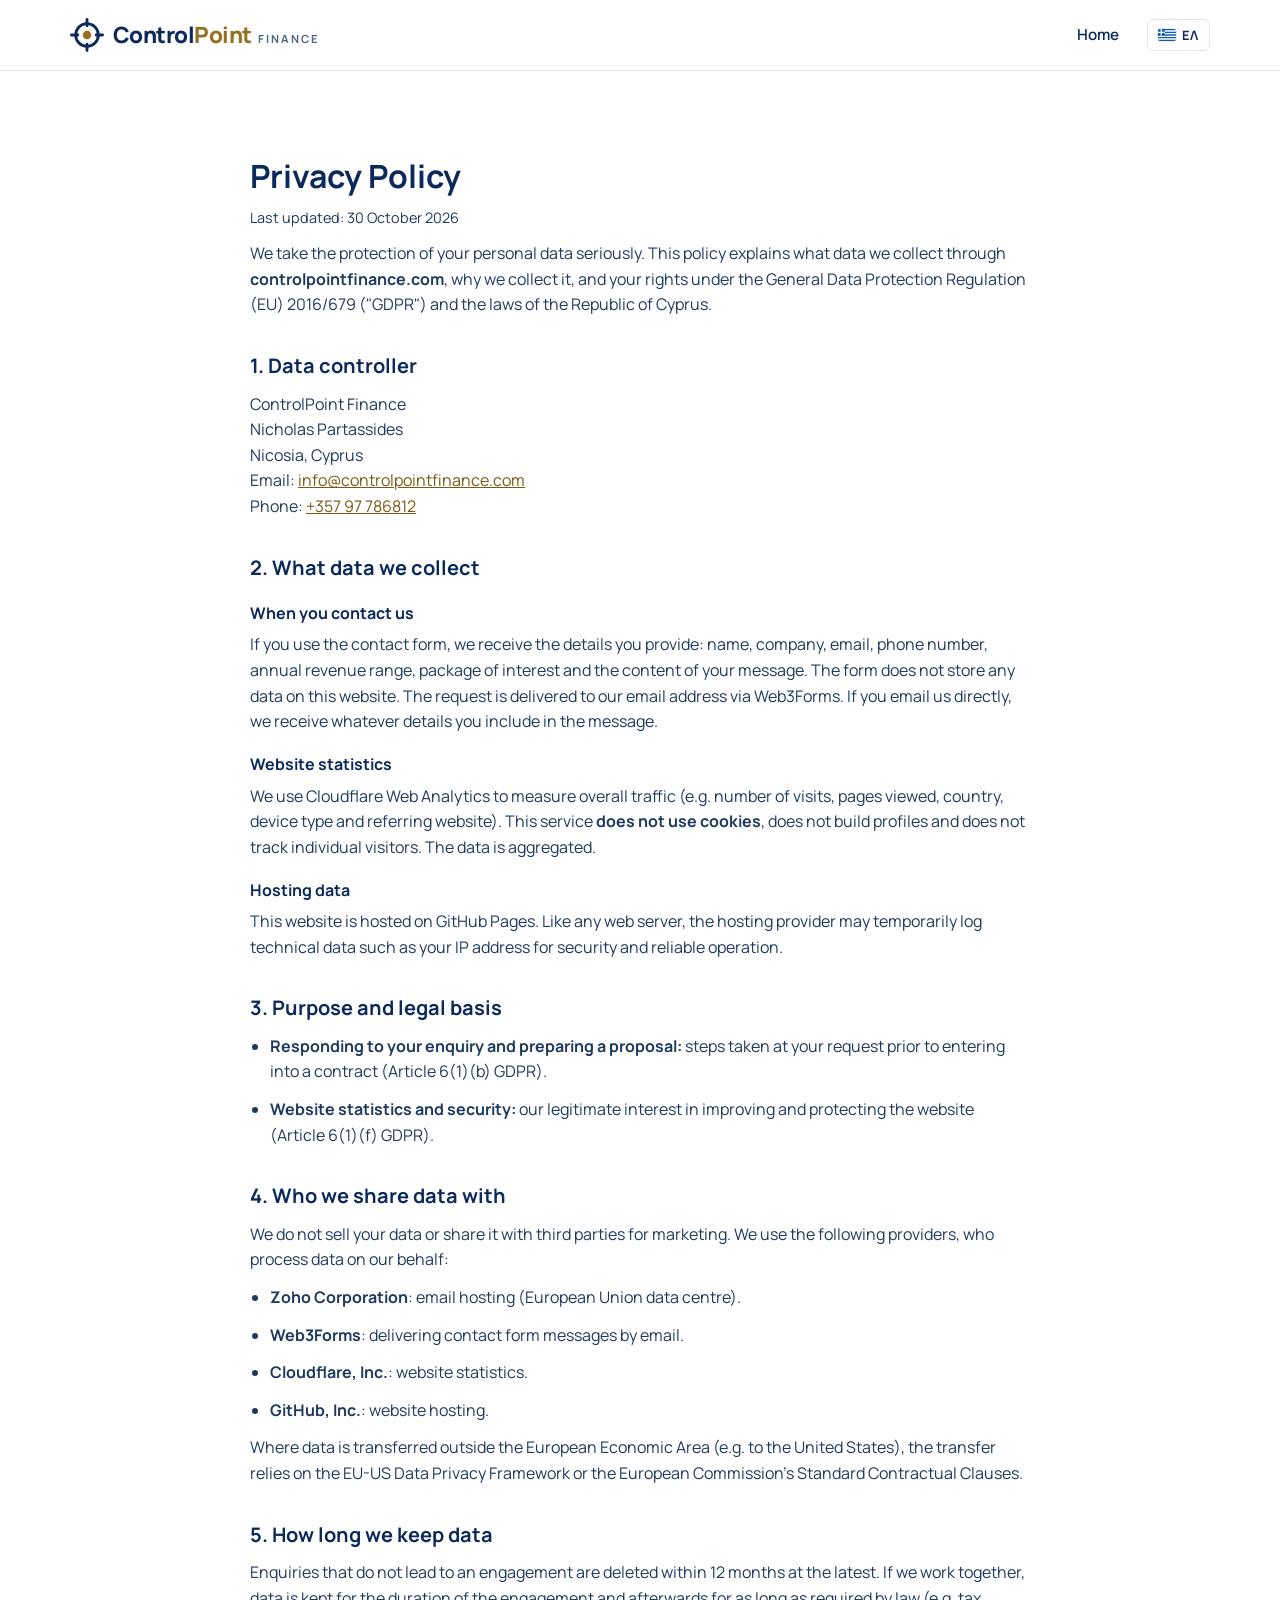
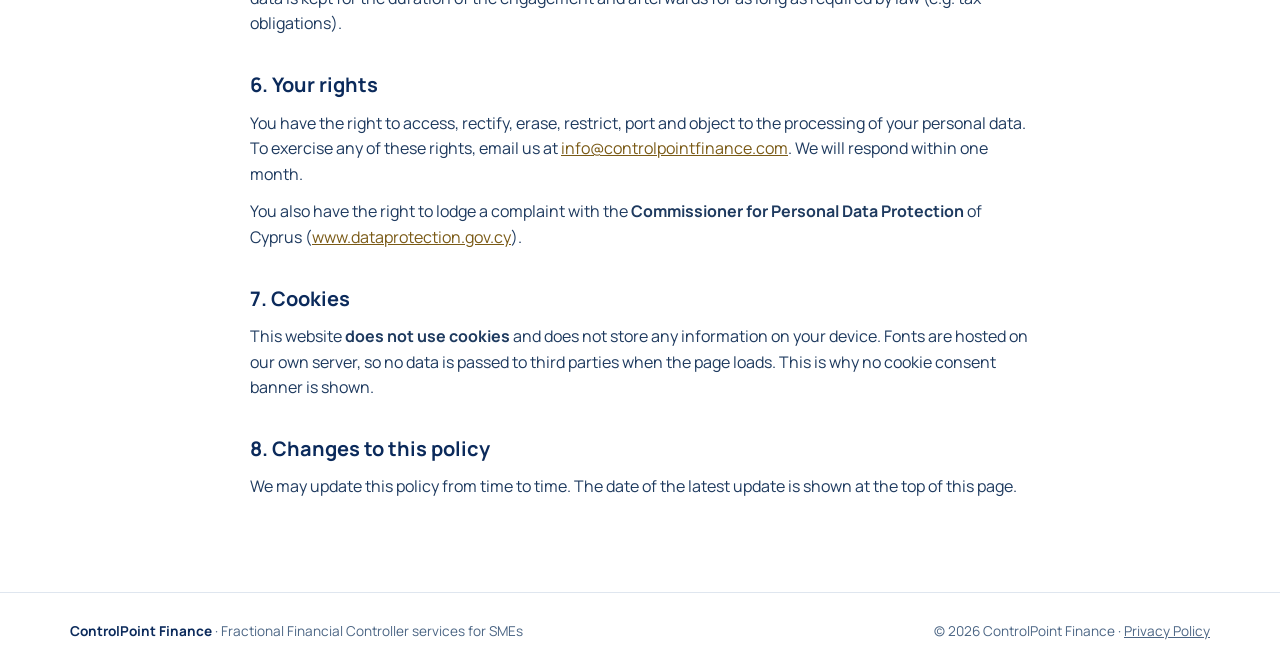
<file: en/privacy.html>
<!DOCTYPE html>
<html lang="en">
<head>
  <meta charset="UTF-8" />
  <meta name="viewport" content="width=device-width, initial-scale=1.0" />
  <title>Privacy Policy | ControlPoint Finance</title>
  <meta name="description" content="ControlPoint Finance Privacy Policy: what data we collect, why, and your rights under the GDPR." />
  <link rel="icon" type="image/svg+xml" href="../favicon.svg" />
  <link rel="stylesheet" href="../styles.css?v=4" />
  <link rel="canonical" href="https://controlpointfinance.com/en/privacy.html" />
  <link rel="alternate" hreflang="el" href="https://controlpointfinance.com/privacy.html" />
  <link rel="alternate" hreflang="en" href="https://controlpointfinance.com/en/privacy.html" />
</head>
<body>
  <header class="site-header">
    <div class="container header-inner">
      <a href="./" class="logo" aria-label="ControlPoint Finance">
        <svg class="logo-mark" viewBox="0 0 48 48" aria-hidden="true"><circle cx="24" cy="24" r="16" fill="none" stroke="currentColor" stroke-width="4"/><circle cx="24" cy="24" r="6" fill="#96701f"/><path d="M24 2v9M24 37v9M2 24h9M37 24h9" stroke="currentColor" stroke-width="4" stroke-linecap="round"/></svg>
        <span class="logo-text">Control<span>Point</span><small>Finance</small></span>
      </a>
      <nav class="nav nav-static">
        <a href="./">Home</a>
        <a href="../privacy.html" class="lang-switch" hreflang="el" lang="el" title="Ελληνικά"><img src="../flags/gr.svg" alt="" width="15" height="10" />ΕΛ</a>
      </nav>
    </div>
  </header>

  <main class="section">
    <article class="container narrow legal">
      <h1>Privacy Policy</h1>
      <p class="note">Last updated: 30 October 2026</p>

      <p>We take the protection of your personal data seriously. This policy explains what data we collect through <strong>controlpointfinance.com</strong>, why we collect it, and your rights under the General Data Protection Regulation (EU) 2016/679 ("GDPR") and the laws of the Republic of Cyprus.</p>

      <h2>1. Data controller</h2>
      <p>ControlPoint Finance<br />
        Nicholas Partassides<br />
        Nicosia, Cyprus<br />
        Email: <a href="mailto:info@controlpointfinance.com">info@controlpointfinance.com</a><br />
        Phone: <a href="tel:+35797786812">+357 97 786812</a></p>

      <h2>2. What data we collect</h2>
      <h3>When you contact us</h3>
      <p>If you use the contact form, we receive the details you provide: name, company, email, phone number, annual revenue range, package of interest and the content of your message. The form does not store any data on this website. The request is delivered to our email address via Web3Forms. If you email us directly, we receive whatever details you include in the message.</p>
      <h3>Website statistics</h3>
      <p>We use Cloudflare Web Analytics to measure overall traffic (e.g. number of visits, pages viewed, country, device type and referring website). This service <strong>does not use cookies</strong>, does not build profiles and does not track individual visitors. The data is aggregated.</p>
      <h3>Hosting data</h3>
      <p>This website is hosted on GitHub Pages. Like any web server, the hosting provider may temporarily log technical data such as your IP address for security and reliable operation.</p>

      <h2>3. Purpose and legal basis</h2>
      <ul>
        <li><strong>Responding to your enquiry and preparing a proposal:</strong> steps taken at your request prior to entering into a contract (Article 6(1)(b) GDPR).</li>
        <li><strong>Website statistics and security:</strong> our legitimate interest in improving and protecting the website (Article 6(1)(f) GDPR).</li>
      </ul>

      <h2>4. Who we share data with</h2>
      <p>We do not sell your data or share it with third parties for marketing. We use the following providers, who process data on our behalf:</p>
      <ul>
        <li><strong>Zoho Corporation</strong>: email hosting (European Union data centre).</li>
        <li><strong>Web3Forms</strong>: delivering contact form messages by email.</li>
        <li><strong>Cloudflare, Inc.</strong>: website statistics.</li>
        <li><strong>GitHub, Inc.</strong>: website hosting.</li>
      </ul>
      <p>Where data is transferred outside the European Economic Area (e.g. to the United States), the transfer relies on the EU-US Data Privacy Framework or the European Commission's Standard Contractual Clauses.</p>

      <h2>5. How long we keep data</h2>
      <p>Enquiries that do not lead to an engagement are deleted within 12 months at the latest. If we work together, data is kept for the duration of the engagement and afterwards for as long as required by law (e.g. tax obligations).</p>

      <h2>6. Your rights</h2>
      <p>You have the right to access, rectify, erase, restrict, port and object to the processing of your personal data. To exercise any of these rights, email us at <a href="mailto:info@controlpointfinance.com">info@controlpointfinance.com</a>. We will respond within one month.</p>
      <p>You also have the right to lodge a complaint with the <strong>Commissioner for Personal Data Protection</strong> of Cyprus (<a href="https://www.dataprotection.gov.cy" rel="noopener">www.dataprotection.gov.cy</a>).</p>

      <h2>7. Cookies</h2>
      <p>This website <strong>does not use cookies</strong> and does not store any information on your device. Fonts are hosted on our own server, so no data is passed to third parties when the page loads. This is why no cookie consent banner is shown.</p>

      <h2>8. Changes to this policy</h2>
      <p>We may update this policy from time to time. The date of the latest update is shown at the top of this page.</p>
    </article>
  </main>

  <footer class="site-footer">
    <div class="container footer-inner">
      <p><strong>ControlPoint Finance</strong> · Fractional Financial Controller services for SMEs</p>
      <p>© 2026 ControlPoint Finance · <a href="privacy.html">Privacy Policy</a></p>
    </div>
  </footer>
  <script type="module" src="https://static.cloudflareinsights.com/beacon.min.js" data-cf-beacon='{"token": "639869abf9d54f88b8140ca64af5be7c"}'></script>
</body>
</html>
</file>
<file: styles.css>
@font-face {
  font-family: "Manrope";
  font-style: normal;
  font-weight: 400 800;
  font-display: swap;
  src: url(fonts/manrope-greek.woff2) format("woff2");
  unicode-range: U+0370-0377, U+037A-037F, U+0384-038A, U+038C, U+038E-03A1, U+03A3-03FF;
}
@font-face {
  font-family: "Manrope";
  font-style: normal;
  font-weight: 400 800;
  font-display: swap;
  src: url(fonts/manrope-latin-ext.woff2) format("woff2");
  unicode-range: U+0100-02BA, U+02BD-02C5, U+02C7-02CC, U+02CE-02D7, U+02DD-02FF, U+0304, U+0308, U+0329, U+1D00-1DBF, U+1E00-1E9F, U+1EF2-1EFF, U+2020, U+20A0-20AB, U+20AD-20C4, U+2113, U+2C60-2C7F, U+A720-A7FF;
}
@font-face {
  font-family: "Manrope";
  font-style: normal;
  font-weight: 400 800;
  font-display: swap;
  src: url(fonts/manrope-latin.woff2) format("woff2");
  unicode-range: U+0000-00FF, U+0131, U+0152-0153, U+02BB-02BC, U+02C6, U+02DA, U+02DC, U+0304, U+0308, U+0329, U+2000-206F, U+20AC, U+2122, U+2191, U+2193, U+2212, U+2215, U+FEFF, U+FFFD;
}

:root {
  --navy: #0b2a5b;
  --navy-2: #1d4e89;
  --accent: #96701f;
  --accent-dark: #7a5a16;
  --accent-tint: #faf5ea;
  --text: #1e3a5f;
  --muted: #4b6584;
  --bg-alt: #f5f8fc;
  --border: #dfe6ef;
  --radius: 14px;
  --shadow: 0 10px 30px rgba(11, 42, 91, 0.08);
}

* { box-sizing: border-box; margin: 0; padding: 0; }

html { scroll-behavior: smooth; scroll-padding-top: 80px; }

body {
  font-family: "Manrope", system-ui, -apple-system, "Segoe UI", sans-serif;
  color: var(--text);
  line-height: 1.6;
  background: #fff;
}

a { color: inherit; text-decoration: none; }

.container { width: min(1140px, 92%); margin: 0 auto; }
.narrow { width: min(780px, 92%); }
.center { text-align: center; }

/* Buttons */
.btn {
  display: inline-block;
  background: var(--accent);
  color: #fff;
  font-weight: 700;
  padding: 0.85rem 1.5rem;
  border-radius: 10px;
  border: 2px solid var(--accent);
  cursor: pointer;
  font-family: inherit;
  font-size: 1rem;
  transition: background 0.2s, transform 0.2s;
}
.btn:hover { background: var(--accent-dark); border-color: var(--accent-dark); transform: translateY(-1px); }
.btn:disabled { opacity: 0.65; cursor: not-allowed; transform: none; }
.btn-ghost { background: transparent; color: var(--accent-dark); }
.btn-ghost:hover { background: var(--accent); color: #fff; }
.btn-small { padding: 0.5rem 1rem; font-size: 0.9rem; }
.btn-block { display: block; width: 100%; text-align: center; }

/* Header */
.site-header {
  position: sticky; top: 0; z-index: 50;
  background: rgba(255, 255, 255, 0.95);
  backdrop-filter: blur(8px);
  border-bottom: 1px solid var(--border);
}
.header-inner { display: flex; align-items: center; justify-content: space-between; height: 70px; }
.logo {
  display: inline-flex; align-items: center; gap: 0.55rem;
  font-size: 1.4rem; font-weight: 800; color: var(--navy); letter-spacing: -0.5px;
}
.logo-mark { width: 34px; height: 34px; flex-shrink: 0; }
.logo-text span { color: var(--accent); }
.logo small {
  margin-left: 0.4rem; font-size: 0.7rem; font-weight: 700;
  letter-spacing: 2px; text-transform: uppercase; color: var(--muted);
}
.nav { display: flex; align-items: center; gap: 1.75rem; }
.nav a { font-weight: 600; font-size: 0.95rem; color: var(--navy); }
.nav a:not(.btn):hover { color: var(--accent-dark); }
.nav .btn { color: #fff; }
.nav .lang-switch {
  font-size: 0.8rem; font-weight: 700; letter-spacing: 1px;
  padding: 0.3rem 0.6rem; border: 1px solid var(--border); border-radius: 6px;
  display: inline-flex; align-items: center; gap: 0.4rem;
}
.nav .lang-switch img { height: 12px; width: auto; border-radius: 2px; box-shadow: 0 0 0 1px rgba(0, 0, 0, 0.08); }
.nav .lang-switch:hover { border-color: var(--accent); }

.nav-toggle { display: none; background: none; border: none; cursor: pointer; padding: 6px; }
.nav-toggle span { display: block; width: 24px; height: 2px; background: var(--navy); margin: 5px 0; transition: 0.3s; }

/* Hero */
.hero {
  background: #fff;
  color: var(--navy);
  padding: 5.5rem 0;
  border-bottom: 1px solid var(--border);
}
.hero-grid { display: grid; grid-template-columns: 1.2fr 1fr; gap: 3.5rem; align-items: center; }
.eyebrow {
  text-transform: uppercase; letter-spacing: 1.5px;
  font-size: 0.8rem; font-weight: 700; color: var(--accent);
  margin-bottom: 0.75rem;
}
.hero h1 { font-size: clamp(2rem, 4vw, 3rem); line-height: 1.15; font-weight: 800; margin-bottom: 1.25rem; }
.accent { color: var(--accent); }
.lead { font-size: 1.15rem; color: var(--text); margin-bottom: 2rem; }
.hero-actions { display: flex; flex-wrap: wrap; gap: 1rem; margin-bottom: 1.5rem; }
.note { font-size: 0.9rem; color: var(--muted); }

.hero-card {
  background: #fff; color: var(--text);
  border: 1px solid var(--border);
  border-radius: var(--radius); padding: 1.75rem;
  box-shadow: 0 20px 45px rgba(11, 42, 91, 0.12);
}
.hero-card h3 { font-size: 1rem; color: var(--navy); margin-bottom: 1rem; }
.kpi-row { display: grid; grid-template-columns: 1fr 1fr; gap: 0.75rem; margin-bottom: 0.75rem; }
.kpi { background: var(--bg-alt); border-radius: 10px; padding: 0.85rem; display: flex; flex-direction: column; }
.kpi-label { font-size: 0.75rem; color: var(--muted); }
.kpi-value { font-size: 1.4rem; font-weight: 800; color: var(--navy); }
.kpi-trend { font-size: 0.75rem; font-weight: 700; color: var(--muted); }
.kpi-trend.up, .kpi-trend.down { color: var(--accent-dark); }
.bars { display: flex; align-items: flex-end; gap: 8px; height: 90px; margin-top: 1rem; }
.bars span { flex: 1; background: linear-gradient(to top, var(--navy), var(--navy-2)); border-radius: 6px 6px 0 0; }
.bars span:last-child { background: linear-gradient(to top, var(--accent-dark), var(--accent)); }

/* Sections */
.section { padding: 5rem 0; }
.section-alt { background: #fff; border-top: 1px solid var(--border); border-bottom: 1px solid var(--border); }
.section-title {
  font-size: clamp(1.6rem, 3vw, 2.2rem); font-weight: 800; color: var(--navy);
  text-align: center; margin-bottom: 3rem; line-height: 1.2;
}

.grid { display: grid; gap: 1.5rem; }
.grid-3 { grid-template-columns: repeat(3, 1fr); }
.grid-4 { grid-template-columns: repeat(4, 1fr); }

.card {
  background: #fff; border: 1px solid var(--border);
  border-radius: var(--radius); padding: 1.75rem;
  transition: box-shadow 0.2s, transform 0.2s;
}
.card:hover { box-shadow: var(--shadow); transform: translateY(-3px); }
.card h3 { color: var(--navy); font-size: 1.1rem; margin-bottom: 0.5rem; }
.card p { color: var(--muted); font-size: 0.95rem; }
.problem { border-left: 4px solid var(--accent); }
.card-photo {
  display: block; width: calc(100% + 3.5rem); max-width: none; height: 190px; object-fit: cover;
  margin: -1.75rem -1.75rem 1.25rem; border-radius: var(--radius) var(--radius) 0 0;
}
.problem .card-photo { border-top-left-radius: 0; }

.side-photo {
  display: block; width: 100%; height: 100%; min-height: 280px; object-fit: cover;
  border-radius: var(--radius); box-shadow: var(--shadow);
}
.split { display: grid; grid-template-columns: 1.7fr 1fr; gap: 2rem; align-items: stretch; }
.how-grid { display: grid; grid-template-columns: 1fr 1.2fr; gap: 2.5rem; align-items: center; }
.how-grid .side-photo { height: auto; aspect-ratio: 3 / 2; }
.grid-2 { grid-template-columns: repeat(2, 1fr); }
.contact-photo { height: 220px; min-height: 0; margin-top: 2rem; object-position: center 75%; }

.photo-band {
  padding: 4.5rem 0; text-align: center; color: #fff;
  background: linear-gradient(rgba(11, 42, 91, 0.86), rgba(11, 42, 91, 0.86)), url(img/growth-band.jpg) center / cover;
}
.photo-band h2 { font-size: clamp(1.5rem, 3vw, 2.1rem); font-weight: 800; line-height: 1.25; margin-bottom: 1.5rem; }
.icon { font-size: 1.8rem; margin-bottom: 0.75rem; }

/* Not doing */
.not-doing {
  margin-top: 3rem;
  display: grid; grid-template-columns: 1.3fr 1fr; gap: 2rem; align-items: center;
  background: #fff; color: var(--text);
  border: 1px solid var(--border); border-left: 4px solid var(--accent);
  border-radius: var(--radius); padding: 2.25rem;
}
.not-doing h3 { color: var(--navy); font-size: 1.4rem; margin-bottom: 0.75rem; }
.not-doing strong { color: var(--accent-dark); }
.compare-list { list-style: none; display: grid; gap: 1rem; }
.compare-list li { background: var(--bg-alt); padding: 1rem; border-radius: 10px; font-size: 0.95rem; }
.tag { display: inline-block; font-size: 0.75rem; font-weight: 700; padding: 0.15rem 0.6rem; border-radius: 99px; margin-bottom: 0.35rem; }
.tag-no { background: #64748b; color: #fff; }
.tag-yes { background: var(--accent); color: #fff; }

/* Comparison table */
.table-wrap { overflow-x: auto; }
.compare { width: 100%; border-collapse: collapse; background: #fff; border-radius: var(--radius); overflow: hidden; box-shadow: var(--shadow); }
.compare th, .compare td { padding: 1rem 1.25rem; text-align: left; border-bottom: 1px solid var(--border); }
.compare { border: 1px solid var(--border); }
.compare thead th { background: var(--bg-alt); color: var(--navy); font-size: 0.95rem; border-bottom: 2px solid var(--border); }
.compare thead th.highlight { background: var(--accent-tint); color: var(--accent-dark); border-bottom-color: var(--accent); }
.compare td:first-child { font-weight: 700; color: var(--navy); }
.compare td.highlight { background: var(--accent-tint); font-weight: 600; color: var(--accent-dark); }

/* Steps */
.step { text-align: center; padding: 1rem; }
.step-num {
  display: inline-flex; align-items: center; justify-content: center;
  width: 52px; height: 52px; border-radius: 50%;
  background: var(--accent); color: #fff; font-weight: 800; font-size: 1.3rem;
  margin-bottom: 1rem;
}
.step h3 { color: var(--navy); margin-bottom: 0.4rem; }
.step p { color: var(--muted); font-size: 0.95rem; }

/* Pricing */
.pricing { align-items: stretch; margin-bottom: 1.5rem; }
.plan { position: relative; display: flex; flex-direction: column; }
.plan h3 { font-size: 1.3rem; }
.plan-for { min-height: 3em; }
.plan .price { font-size: 2rem; font-weight: 800; color: var(--navy); margin: 1rem 0; }
.price span { font-size: 1rem; font-weight: 500; color: var(--muted); }
.plan ul { list-style: none; margin-bottom: 1.75rem; flex: 1; }
.plan li { padding: 0.45rem 0 0.45rem 1.6rem; position: relative; font-size: 0.95rem; border-bottom: 1px dashed var(--border); }
.plan li::before { content: "✓"; position: absolute; left: 0; color: var(--accent); font-weight: 800; }
.featured { border: 2px solid var(--accent); box-shadow: var(--shadow); }
.badge {
  position: absolute; top: -13px; left: 50%; transform: translateX(-50%);
  background: var(--accent); color: #fff; font-size: 0.75rem; font-weight: 700;
  padding: 0.25rem 0.85rem; border-radius: 99px; white-space: nowrap;
}

/* Custom package builder */
.custom-pack {
  margin-top: 2.5rem;
  background: #fff;
  border: 1px solid var(--border);
  border-radius: var(--radius);
  box-shadow: var(--shadow);
  padding: 2rem 1.75rem 1.5rem;
}
.custom-pack h3 { color: var(--navy); font-size: 1.45rem; margin-bottom: 0.5rem; }
.custom-pack .hint { color: var(--muted); margin-bottom: 1.25rem; max-width: 52rem; }
.price-list { width: 100%; border-collapse: collapse; table-layout: fixed; }
.price-list th, .price-list td {
  padding: 0.75rem 0.85rem;
  text-align: left;
  border-bottom: 1px solid var(--border);
  vertical-align: middle;
}
.price-list thead th {
  background: var(--bg-alt);
  color: var(--navy);
  font-size: 0.85rem;
  font-weight: 700;
}
.price-list tbody tr { cursor: pointer; }
.price-list tbody tr:has(#meetings) { cursor: default; }
.price-list tbody tr:hover { background: var(--bg-alt); }
.price-list tbody tr.selected { background: var(--accent-tint); }
.price-list td:last-child, .price-list th:last-child {
  text-align: right;
  font-variant-numeric: tabular-nums;
  font-weight: 700;
  color: var(--navy);
  white-space: nowrap;
  width: 9.5rem;
}
.price-list th.check, .price-list td.check { width: 2.5rem; text-align: center; }
.price-list input[type="checkbox"] {
  width: 1.15rem; height: 1.15rem;
  accent-color: var(--accent);
  cursor: pointer;
}
.price-list label { cursor: pointer; color: var(--text); }
.meet-ctrl {
  display: inline-flex; align-items: center; gap: 0.35rem; margin-left: 0.75rem;
}
.meet-ctrl input[type="number"] {
  width: 3.25rem; text-align: center;
  font-family: inherit; font-size: 1rem;
  padding: 0.35rem 0.25rem;
  border: 1px solid var(--border); border-radius: 8px;
  color: var(--navy); font-weight: 700;
  -moz-appearance: textfield;
}
.meet-ctrl input[type="number"]::-webkit-outer-spin-button,
.meet-ctrl input[type="number"]::-webkit-inner-spin-button { -webkit-appearance: none; margin: 0; }
.qty {
  width: 2rem; height: 2rem;
  border: 1px solid var(--border); border-radius: 8px;
  background: #fff; color: var(--navy);
  font-size: 1.1rem; font-weight: 700; cursor: pointer;
  font-family: inherit; line-height: 1;
}
.qty:hover { background: var(--accent-tint); border-color: var(--accent); }
.custom-total {
  display: flex; flex-wrap: wrap; align-items: center; justify-content: space-between;
  gap: 1rem; margin-top: 1.25rem; padding-top: 1.25rem;
  border-top: 1px solid var(--border);
}
.custom-total p { color: var(--muted); margin: 0; font-size: 1rem; }
.custom-total strong { font-size: 1.85rem; color: var(--navy); font-weight: 800; margin: 0 0.25rem; }
.custom-total span { color: var(--muted); font-weight: 500; }
.custom-total .btn { white-space: nowrap; }

/* FAQ */
details {
  background: #fff; border: 1px solid var(--border); border-radius: 10px;
  padding: 1.1rem 1.4rem; margin-bottom: 0.85rem;
}
summary { cursor: pointer; font-weight: 700; color: var(--navy); list-style: none; position: relative; padding-right: 2rem; }
summary::-webkit-details-marker { display: none; }
summary::after { content: "+"; position: absolute; right: 0; top: -2px; font-size: 1.4rem; color: var(--accent); }
details[open] summary::after { content: "−"; }
details p { margin-top: 0.75rem; color: var(--muted); }

/* Contact */
.contact { background: #fff; color: var(--text); border-top: 1px solid var(--border); }
.contact-grid { display: grid; grid-template-columns: 1fr 1.2fr; gap: 3rem; align-items: start; }
.contact h2 { color: var(--navy); font-size: 2rem; line-height: 1.2; margin-bottom: 1rem; }
.contact-info { list-style: none; margin-top: 2rem; display: grid; gap: 0.75rem; }
.contact-info a { color: var(--navy); font-weight: 600; }
.contact-info a:hover { color: var(--accent-dark); }

.contact-form {
  position: relative;
  background: #fff; border: 1px solid var(--border); box-shadow: var(--shadow);
  border-radius: var(--radius); padding: 2rem; color: var(--text); display: grid; gap: 1rem;
}
.field-row { display: grid; grid-template-columns: 1fr 1fr; gap: 1rem; }
.contact-form label { display: flex; flex-direction: column; font-size: 0.85rem; font-weight: 600; color: var(--navy); gap: 0.35rem; }
.contact-form input, .contact-form select, .contact-form textarea {
  font-family: inherit; font-size: 0.95rem;
  padding: 0.7rem 0.85rem; border: 1px solid var(--border); border-radius: 8px;
  background: #fff; color: var(--text);
}
.contact-form input:focus, .contact-form select:focus, .contact-form textarea:focus {
  outline: none; border-color: var(--accent); box-shadow: 0 0 0 3px rgba(150, 112, 31, 0.18);
}
.contact-form .invalid { border-color: #ef4444; }
.form-status { font-size: 0.9rem; min-height: 1.2em; }
.form-status.error { color: #dc2626; }
.form-status.success { color: var(--accent-dark); }

/* Legal pages */
.legal h1 { font-size: 2rem; color: var(--navy); margin-bottom: 0.25rem; }
.legal h2 { font-size: 1.25rem; color: var(--navy); margin: 2rem 0 0.6rem; }
.legal h3 { font-size: 1rem; color: var(--navy); margin: 1.1rem 0 0.35rem; }
.legal p, .legal li { color: var(--text); margin-bottom: 0.75rem; }
.legal ul { padding-left: 1.25rem; }
.legal a { color: var(--accent-dark); text-decoration: underline; }
.hp {
  position: absolute;
  width: 1px;
  height: 1px;
  overflow: hidden;
  clip: rect(0 0 0 0);
}
.form-privacy { font-size: 0.8rem; color: var(--muted); text-align: center; }
.form-privacy a { text-decoration: underline; }
.site-footer a { text-decoration: underline; }

/* Footer */
.site-footer { background: #fff; color: var(--muted); border-top: 1px solid var(--border); padding: 1.75rem 0; font-size: 0.85rem; }
.site-footer strong { color: var(--navy); }
.footer-inner { display: flex; justify-content: space-between; flex-wrap: wrap; gap: 0.5rem; }

/* Responsive */
@media (max-width: 960px) {
  .hero-grid, .contact-grid, .not-doing, .split, .how-grid { grid-template-columns: 1fr; }
  .split .side-photo { height: 240px; min-height: 0; }
  .grid-3 { grid-template-columns: repeat(2, 1fr); }
  .grid-4 { grid-template-columns: repeat(2, 1fr); }
  .featured { order: -1; }
}

@media (max-width: 760px) {
  .nav-toggle { display: block; }
  .nav {
    position: absolute; top: 70px; left: 0; right: 0;
    flex-direction: column; gap: 0; background: #fff;
    border-bottom: 1px solid var(--border);
    max-height: 0; overflow: hidden; transition: max-height 0.3s;
  }
  .nav.open { max-height: 400px; }
  .nav.nav-static {
    position: static; flex-direction: row; gap: 1rem;
    max-height: none; overflow: visible; border: 0; background: none;
  }
  .nav.nav-static a { width: auto; padding: 0; }
  .nav a { padding: 1rem; width: 100%; text-align: center; }
  .nav .btn { width: auto; margin: 0.5rem 0 1rem; }
  .grid-2, .grid-3, .grid-4, .field-row { grid-template-columns: 1fr; }
  .hero { padding: 3.5rem 0; }
  .section { padding: 3.5rem 0; }
  .custom-pack { padding: 1.35rem 1rem 1.15rem; }
  .price-list th, .price-list td { padding: 0.7rem 0.5rem; font-size: 0.92rem; }
  .meet-ctrl { display: flex; margin: 0.5rem 0 0; }
  .custom-total { flex-direction: column; align-items: stretch; text-align: center; }
}
</file>
